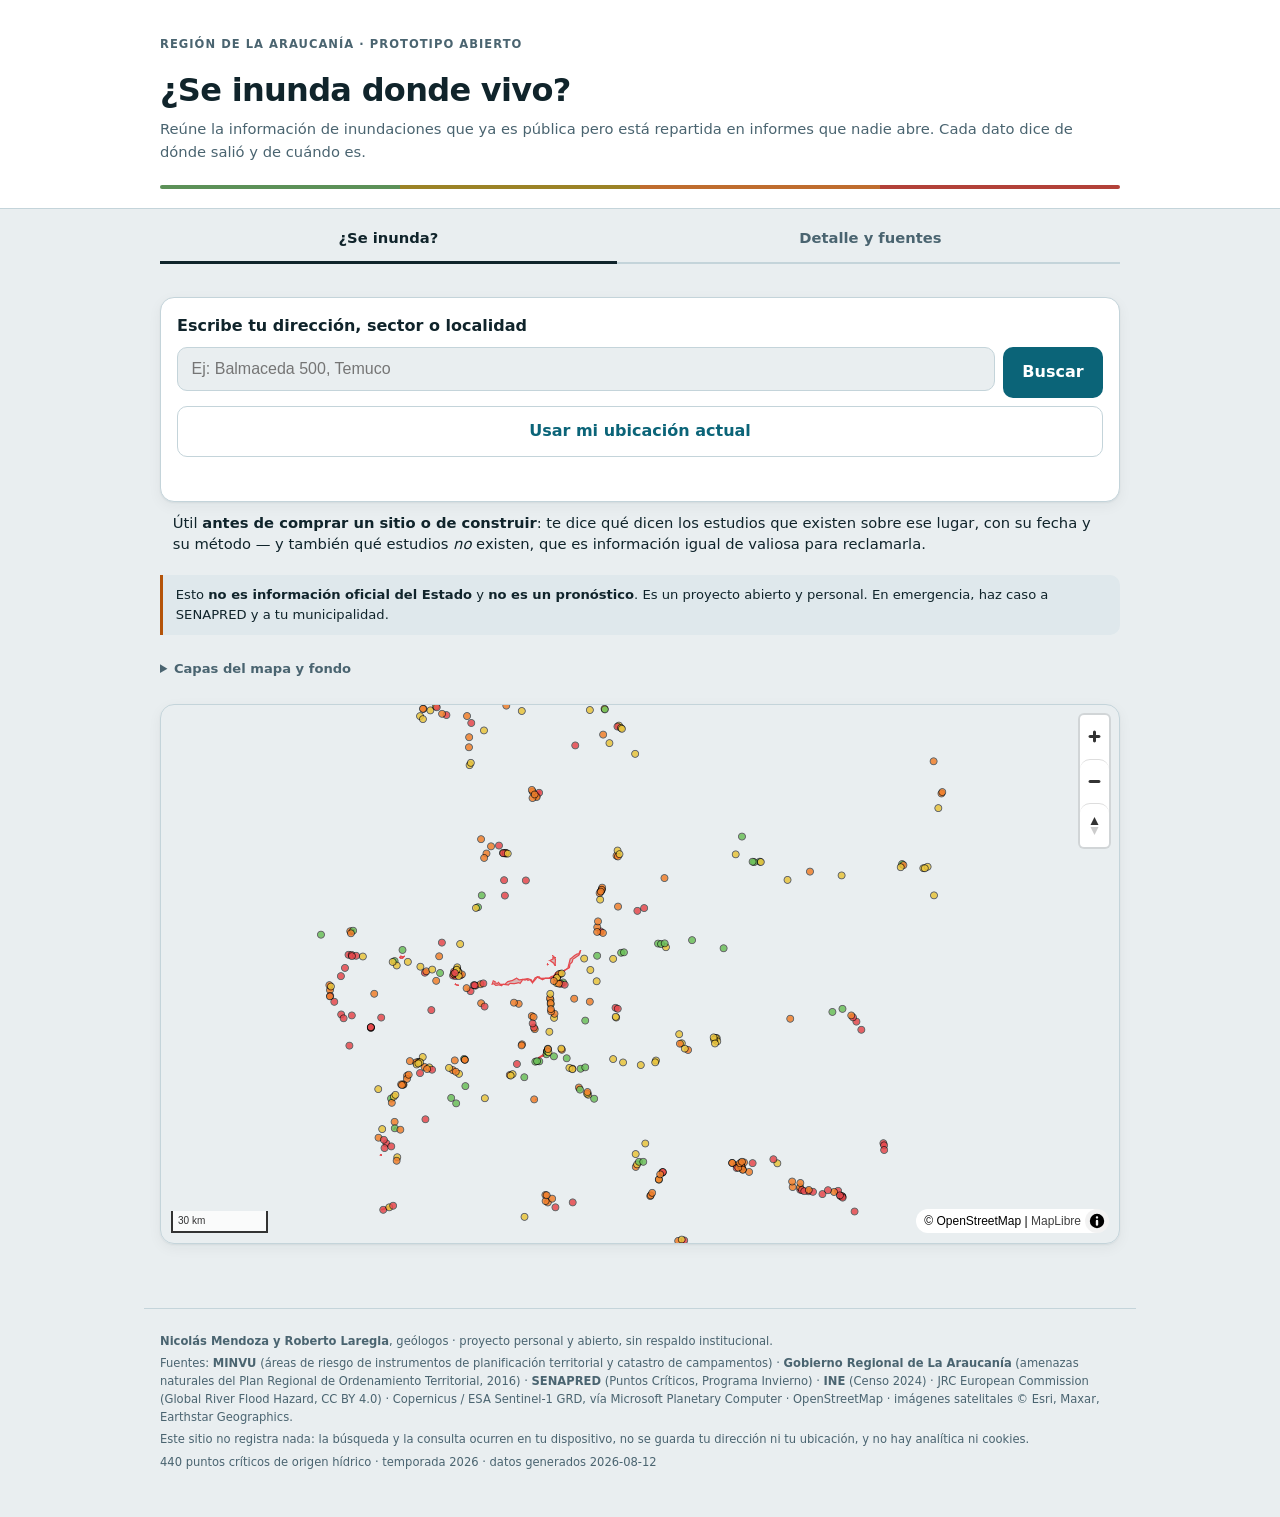
<file: web/index.html>
<!doctype html>
<html lang="es">
<head>
<meta charset="utf-8">
<meta name="viewport" content="width=device-width, initial-scale=1, viewport-fit=cover">
<title>¿Se inunda donde vivo? — La Araucanía</title>
<meta name="description" content="Consulta si tu sector tiene registro de inundaciones en La Araucanía. Datos oficiales de SENAPRED y modelos abiertos.">
<meta name="theme-color" content="#0f2830">
<link rel="manifest" href="manifest.json">
<link rel="stylesheet" href="vendor/maplibre-gl.css">
<link rel="stylesheet" href="style.css">
</head>
<body>

<header class="cabecera">
  <div class="cabecera-interior">
    <p class="eyebrow">Región de La Araucanía · prototipo abierto</p>
    <h1>¿Se inunda donde vivo?</h1>
    <p class="sub">Reúne la información de inundaciones que ya es pública pero está
       repartida en informes que nadie abre. Cada dato dice de dónde salió y de
       cuándo es.</p>
    <div class="linea-agua" aria-hidden="true"></div>
  </div>
</header>

<main>
  <!-- Dos pestañas, y la razón es de comunicación, no de espacio.
       Quien llega quiere una respuesta, no un expediente: la primera pestaña
       contesta y nada más. Pero la respuesta corta sola sería una autoridad sin
       respaldo, y este proyecto se sostiene justamente en mostrar de dónde sale
       cada cosa — por eso la evidencia completa no se elimina, se mueve a la
       segunda pestaña, entera y a un toque de distancia. -->
  <div class="pestanas" role="tablist" aria-label="Secciones del visor">
    <button class="pestana" role="tab" id="tab-respuesta"
            aria-controls="panel-respuesta" aria-selected="true">¿Se inunda?</button>
    <button class="pestana" role="tab" id="tab-detalle"
            aria-controls="panel-detalle" aria-selected="false" tabindex="-1">
      Detalle y fuentes</button>
  </div>

<section id="panel-respuesta" role="tabpanel" aria-labelledby="tab-respuesta"
         tabindex="0">

  <section class="buscador" id="buscador">
    <label for="q">Escribe tu dirección, sector o localidad</label>
    <div class="fila">
      <div class="campo-sugerencias">
        <input id="q" type="search" autocomplete="off" enterkeyhint="search"
               placeholder="Ej: Balmaceda 500, Temuco"
               role="combobox" aria-expanded="false" aria-autocomplete="list"
               aria-controls="sugerencias">
        <ul id="sugerencias" class="sugerencias oculto" role="listbox"
            aria-label="Sugerencias"></ul>
      </div>
      <button id="btn-buscar" type="button">Buscar</button>
    </div>
    <button id="btn-ubicacion" class="secundario" type="button">
      Usar mi ubicación actual
    </button>
    <p class="estado" id="estado" role="status" aria-live="polite"></p>
  </section>

  <!-- El descargo va acá, visible siempre y antes de la primera consulta. Al
       final de la página llegaba tarde: quien busca su dirección lee el
       veredicto y se va. -->
  <!-- El uso principal de esto no es la emergencia sino la decisión previa:
       antes de comprar un sitio, antes de construir, antes de firmar. Durante
       una inundación la gente ya no puede actuar sobre esa información. -->
  <p class="para-que">Útil <strong>antes de comprar un sitio o de
     construir</strong>: te dice qué dicen los estudios que existen sobre ese
     lugar, con su fecha y su método — y también qué estudios <em>no</em>
     existen, que es información igual de valiosa para reclamarla.</p>

  <p class="descargo-fijo">Esto <strong>no es información oficial del Estado</strong>
     y <strong>no es un pronóstico</strong>. Es un proyecto abierto y personal.
     En emergencia, haz caso a SENAPRED y a tu municipalidad.</p>

  <section class="respuesta oculto" id="respuesta" tabindex="-1"></section>

  <!-- Los controles de capas van ARRIBA del mapa, no flotando encima.
       Flotando chocaban con los controles propios de MapLibre (la barra de
       escala, que va abajo a la izquierda con z-index 2) y tapaban las últimas
       casillas: eran invisibles y no se dejaban tocar. Además, en un celular una
       leyenda flotante se come media pantalla de mapa. -->
  <details class="capas-plegable">
  <summary>Capas del mapa y fondo</summary>
  <section class="capas" aria-label="Capas del mapa">
    <p class="capas-titulo" id="base-titulo">Mapa base</p>
    <!-- El satelital no es decoración: sobre la imagen se ve si la mancha cae
         encima de casas o de un potrero, que es lo que la gente quiere saber. -->
    <div class="capas-fila" role="radiogroup" aria-labelledby="base-titulo">
      <label class="chip"><input type="radio" name="base" id="base-calles" checked>
        Calles</label>
      <label class="chip"><input type="radio" name="base" id="base-satelite">
        Satélite, color real</label>
    </div>

    <p class="capas-titulo">Capas del mapa</p>
    <!-- Las capas van AGRUPADAS por lo que son, no en una lista plana.
         Una lista de siete casillas obliga a saber de antemano qué es cada cosa;
         agrupadas, el grupo mismo explica el peso de lo que enciendes. Y cada
         capa lleva su peso legal escrito, porque es la diferencia que más
         consecuencias tiene y la que nadie adivina. -->
    <div class="grupo-capas">
      <p class="grupo-titulo">⚖️ Lo que dice la norma
        <span class="grupo-nota">tiene consecuencias legales sobre tu terreno</span></p>
      <div class="capas-fila">
        <label class="chip"><input type="checkbox" id="cap-areas" checked>
          <span class="muestra m-areas"></span> Área de riesgo del Plan Regulador
          <span class="sello sello-vigente">vigente</span></label>
        <label class="chip"><input type="checkbox" id="cap-derivadas">
          <span class="muestra m-derivadas"></span> Láminas que vectorizamos
          <span class="sello sello-derivado">derivado</span></label>
        <label class="chip"><input type="checkbox" id="cap-planos">
          <span class="muestra m-planos"></span> Planos del Plan Regulador
          <span class="sello sello-anteproyecto">anteproyecto</span></label>
      </div>
      <p class="capas-nota">Un <strong>anteproyecto</strong> es la propuesta que está
         en tramitación: puede cambiar y todavía no obliga a nadie. Sólo el
         instrumento <strong>vigente</strong> rige hoy sobre el territorio.
         <strong>Derivado</strong> significa que el organismo publicó esa
         cartografía sólo como figura impresa y la geometría la construimos
         nosotros: el contenido es suyo, la ubicación es nuestra, y por eso va
         achurada y no rellena.</p>
    </div>

    <div class="grupo-capas">
      <p class="grupo-titulo">🛰️ Lo que se midió
        <span class="grupo-nota">agua real, con fecha</span></p>
      <div class="capas-fila">
        <label class="chip"><input type="checkbox" id="cap-sar">
          <span class="muestra m-sar"></span> Huella observada por satélite</label>
      </div>
    </div>

    <div class="grupo-capas">
      <p class="grupo-titulo">📐 Lo que modeló un estudio
        <span class="grupo-nota">escenarios, no pronósticos</span></p>
      <div class="capas-fila">
        <label class="chip"><input type="checkbox" id="cap-gore">
          <span class="muestra m-gore"></span> Modelo regional (~35 m)</label>
        <label class="chip"><input type="checkbox" id="cap-jrc">
          <span class="muestra m-jrc"></span> Modelo global 100 años (~1 km)</label>
      </div>
    </div>

    <div class="grupo-capas">
      <p class="grupo-titulo">📍 Lo que reportó el municipio
        <span class="grupo-nota">dónde ya hubo problemas</span></p>
      <div class="capas-fila">
        <label class="chip"><input type="checkbox" id="cap-puntos" checked>
          <span class="muestra m-puntos"></span> Puntos críticos SENAPRED</label>
        <label class="chip"><input type="checkbox" id="cap-camp">
          <span class="muestra m-camp"></span> Campamentos en área de riesgo</label>
      </div>
    </div>

    <div class="capas-acciones">
      <button type="button" class="secundario" id="btn-capas-todas">Encender todo</button>
      <button type="button" class="secundario" id="btn-capas-ninguna">Apagar todo</button>
    </div>

    <!-- La fecha del evento observado NO va escrita acá: la escribe app.js
         leyéndola del índice del propio dato (`notaSar`), para que no pueda
         quedar desincronizada del archivo que se está mostrando. -->
    <p class="capas-nota nota-sar" id="nota-sar"></p>
    <p class="capas-nota nota-planos">Al activar los planos aparecen recuadros punteados
       sobre las comunas que tienen uno. Toca un recuadro para verlo sobre el mapa.</p>
  </section>

  </details>

  <section class="mapa-envoltorio">
    <div id="mapa" role="region" aria-label="Mapa de exposición a inundaciones"></div>
  </section>

</section><!-- /panel-respuesta -->

<section id="panel-detalle" role="tabpanel" aria-labelledby="tab-detalle"
         tabindex="0" hidden>

  <!-- La evidencia completa de la última consulta. La escribe app.js; mientras
       no haya consulta explica para qué sirve la pestaña. -->
  <section class="respuesta" id="detalle-ficha" tabindex="-1">
    <p class="nota">Busca tu dirección en la pestaña <strong>«¿Se inunda?»</strong>
       y acá va a aparecer todo lo que dice cada fuente sobre ese punto: qué
       declaró el plan regulador, qué midió el satélite, qué modeló cada estudio
       y qué registró el municipio — cada uno con su año y su método.</p>
  </section>

  <div class="acciones" id="acciones-detalle">
    <button type="button" class="secundario" id="btn-imprimir">
      Imprimir o guardar como PDF</button>
  </div>
  <p class="incert">El PDF sirve para llevarlo a la Dirección de Obras de tu
     municipalidad, adjuntarlo a un reclamo o mostrárselo a quien te vende el
     terreno: lleva las fuentes, las fechas y los márgenes de error.</p>

  <!-- Las cifras se calculan de los datos cargados, no van escritas a mano:
       si el pipeline cambia, la portada no puede quedar mintiendo. -->
  <section class="cifras" id="cifras" aria-label="Qué contiene este visor"></section>

  <!-- Inventario: qué tenemos, de cuántas comunas y con qué peso legal. Sale de
       data/inventario.json (script 22), que cuenta cada capa por separado. -->
  <section class="inventario oculto" id="inventario" aria-labelledby="inventario-titulo">
    <h2 id="inventario-titulo">Qué tenemos, y con qué peso</h2>
    <div id="inventario-cuerpo"></div>
  </section>

  <a class="enlace-catalogo" href="documentos.html">
    <strong>¿Dónde está el mapa de riesgo de mi comuna? →</strong>
    <span>Índice de los documentos oficiales de planificación de La Araucanía, con
    la página exacta donde está la cartografía de inundación.</span>
  </a>

  <section class="comunas">
    <h2>Comunas con más registros de inundación</h2>
    <p class="nota">Ordenadas por cantidad de puntos críticos de origen hídrico
       clasificados de riesgo Alto o Muy Alto por SENAPRED.</p>
    <div id="tabla-comunas"></div>
  </section>

  <section class="advertencia" id="como-leer">
    <h2>Cómo leer un mapa de inundación</h2>
    <p><strong>Ninguno de estos mapas predice la próxima inundación.</strong> Ni
       el mejor hecho de todos. Dicen otra cosa, que es igual de útil: hasta
       dónde llegó el agua en un evento que alguien midió, o hasta dónde llegaría
       bajo el escenario que un estudio decidió modelar. Un mapa de amenaza no es
       un pronóstico: es la conclusión de un estudio, con su fecha y su método.</p>

    <p><strong>Están hechos con métodos distintos y no son comparables entre
       sí.</strong> Varios vienen de un <em>estudio fundado de riesgo</em>: el que
       la Ordenanza General exige, firmado por un profesional especialista, para
       poder declarar un área de riesgo en un plan regulador. Otros son
       aproximaciones de un modelo global que nunca miró tu comuna. Por eso cada
       capa lleva pegado de dónde viene, de qué año es y cuánto se equivoca — para
       que sepas cuál estás mirando antes de decidir nada.</p>

    <p><strong>Mira la mancha, no su borde.</strong> El borde es donde un estudio
       decidió cortar. Un metro para adentro y un metro para afuera el terreno es
       el mismo, y esa diferencia suele ser más chica que el error del propio
       mapa. Que tu casa quede justo afuera no es una buena noticia.</p>

    <p><strong>Un mapa envejece.</strong> El río cambia de curso, se construye
       aguas arriba, la ciudad crece sobre el paño que antes drenaba. Un estudio
       de 2013 describe la comuna de 2013, aunque el plan que lo contiene se haya
       aprobado mucho después.</p>

    <p>Nada de esto los vuelve inútiles. Al revés: es lo mejor que existe, y
       mientras estuvo repartido en PDF que nadie abre no le servía a nadie. Sólo
       hay que leerlo por lo que es.</p>
  </section>

  <section class="advertencia">
    <h2>Qué es y qué no es esto</h2>
    <p><strong>Esto no es información oficial del Estado.</strong> Es un proyecto
       abierto que reúne y hace consultable información pública que hoy está
       dispersa. No reemplaza al Plan Regulador de tu comuna, ni a un estudio de
       riesgo, ni a las instrucciones de SENAPRED durante una emergencia.</p>
    <p>Cada dato que se muestra dice de dónde viene y cuánto se equivoca. Si un
       dato no puede declarar su origen, no se publica.</p>
    <p><strong>Que no aparezcan registros en tu sector no significa que no se
       inunde.</strong> Significa que nadie lo ha registrado en las fuentes que
       este sitio consulta.</p>
    <p>En emergencia, la fuente válida es
       <a href="https://senapred.cl" rel="noopener">SENAPRED</a> y tu municipio.</p>

    <h3>Quiénes lo hacemos</h3>
    <p><strong>Nicolás Mendoza y Roberto Laregla</strong>, geólogos. Lo hacemos a
       título personal, fuera del horario de trabajo y con medios propios.
       <strong>Ninguna institución respalda este sitio</strong>, y no
       representamos a ninguno de los organismos cuyos datos aquí se reúnen.</p>

    <h3>Qué esperamos que pase con esto</h3>
    <!-- Va en el sitio a propósito, no sólo en la documentación. Desarma de
         entrada la lectura de «un particular compitiendo con el Estado», que es
         el principal riesgo del proyecto, y convierte cada visita en un
         argumento a favor de la política pública en vez de en un reemplazo de
         ella. Ver docs/DIFUSION.md §0b. -->
    <p>Que deje de hacer falta. Chile no tiene un mapa nacional de inundaciones,
       y armar esto con datos públicos nos tomó a dos personas sin presupuesto:
       la prueba de que se puede hacer, y de que debería hacerlo bien quien
       corresponde — la <strong>DGA</strong> para la amenaza, el
       <strong>MINVU</strong> para el instrumento, <strong>SENAPRED</strong> para
       la alerta.</p>
    <p><strong>El día que exista un visor oficial de inundaciones y este sitio se
       pueda apagar, habremos ganado.</strong></p>
  </section>
</section><!-- /panel-detalle -->
</main>

<footer>
  <p><strong>Nicolás Mendoza y Roberto Laregla</strong>, geólogos · proyecto
     personal y abierto, sin respaldo institucional.</p>
  <!-- Toda fuente cuyo dato se publique tiene que estar acá. Faltaban MINVU
       —que aporta la única capa con efecto legal— y el Gobierno Regional, que
       aporta la capa más grande del visor. Omitirlas contradecía la regla del
       propio sitio: si un dato no puede declarar su origen, no se publica. -->
  <p>Fuentes: <strong>MINVU</strong> (áreas de riesgo de instrumentos de
     planificación territorial y catastro de campamentos) ·
     <strong>Gobierno Regional de La Araucanía</strong> (amenazas naturales del
     Plan Regional de Ordenamiento Territorial, 2016) ·
     <strong>SENAPRED</strong> (Puntos Críticos, Programa Invierno) ·
     <strong>INE</strong> (Censo 2024) ·
     JRC European Commission (Global River Flood Hazard, CC BY 4.0) ·
     Copernicus / ESA Sentinel-1 GRD, vía Microsoft Planetary Computer ·
     OpenStreetMap · imágenes satelitales © Esri, Maxar, Earthstar Geographics.</p>
  <p>Este sitio no registra nada: la búsqueda y la consulta ocurren en tu
     dispositivo, no se guarda tu dirección ni tu ubicación, y no hay analítica
     ni cookies.</p>
  <p id="sello-datos"></p>
</footer>

<script src="vendor/maplibre-gl.js"></script>
<script src="app.js"></script>
</body>
</html>
</file>
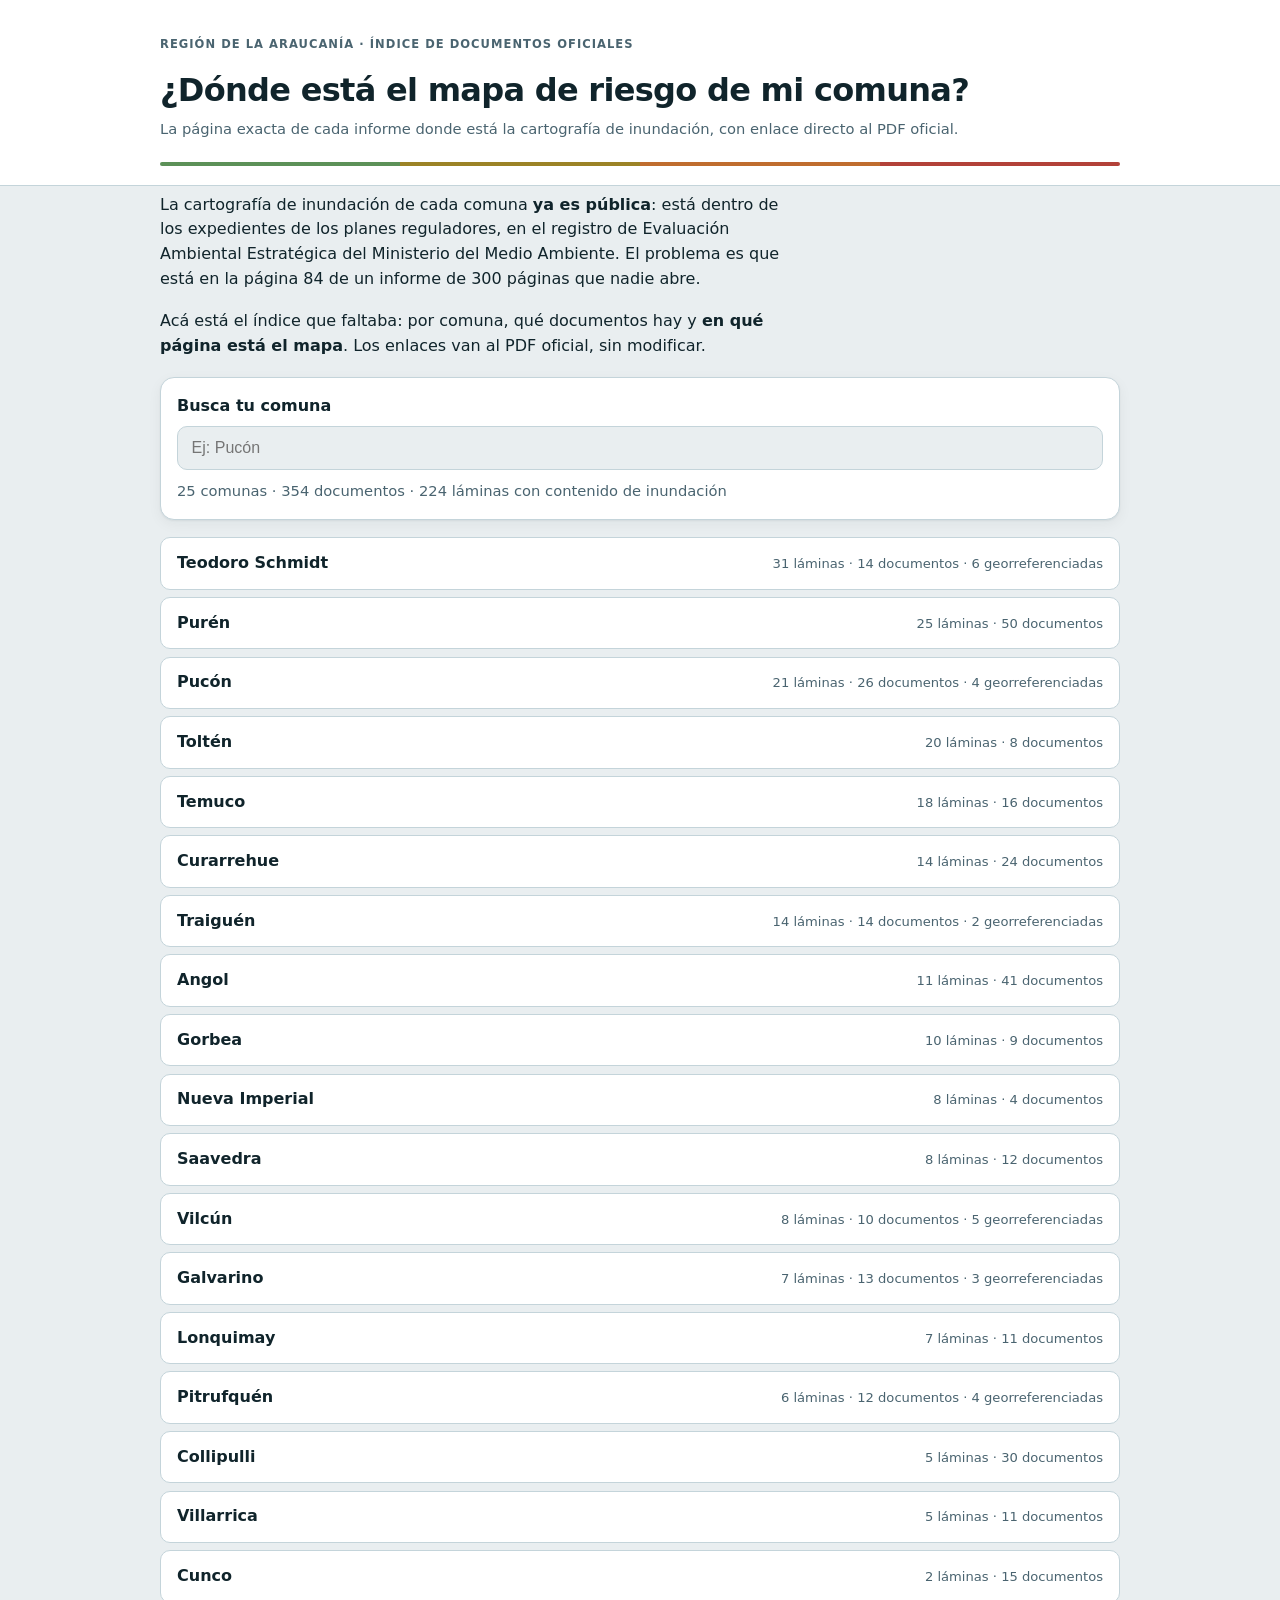
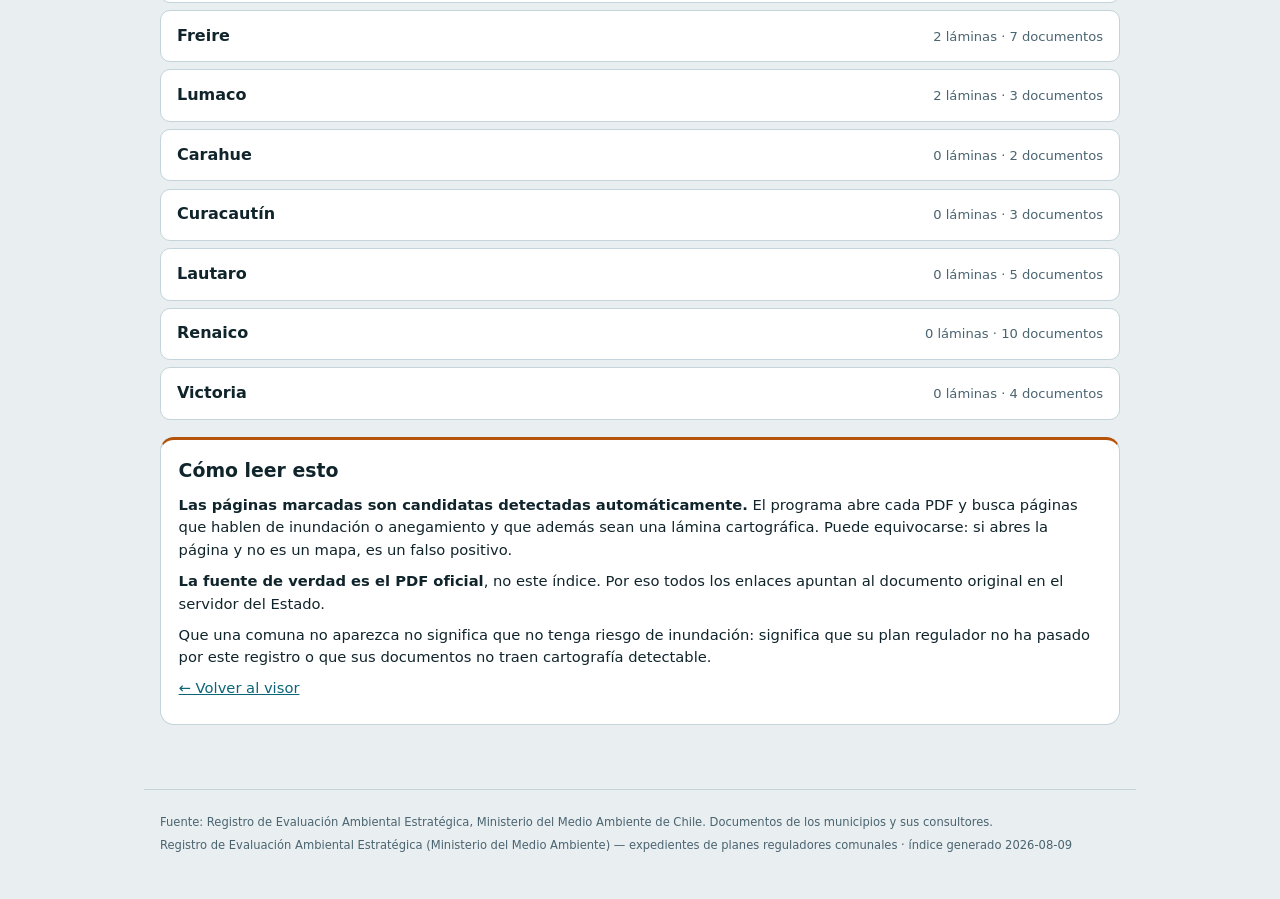
<file: web/documentos.html>
<!doctype html>
<html lang="es">
<head>
<meta charset="utf-8">
<meta name="viewport" content="width=device-width, initial-scale=1, viewport-fit=cover">
<title>Dónde está el mapa de riesgo de tu comuna — La Araucanía</title>
<meta name="description" content="Índice de los documentos oficiales de planificación territorial de La Araucanía, con la página exacta donde está la cartografía de inundación.">
<meta name="theme-color" content="#0f2830">
<link rel="manifest" href="manifest.json">
<link rel="stylesheet" href="style.css">
</head>
<body>

<header class="cabecera">
  <div class="cabecera-interior">
    <p class="eyebrow">Región de La Araucanía · índice de documentos oficiales</p>
    <h1>¿Dónde está el mapa de riesgo de mi comuna?</h1>
    <p class="sub">La página exacta de cada informe donde está la cartografía de
       inundación, con enlace directo al PDF oficial.</p>
    <div class="linea-agua" aria-hidden="true"></div>
  </div>
</header>

<main>
  <p class="intro">
    La cartografía de inundación de cada comuna <strong>ya es pública</strong>: está
    dentro de los expedientes de los planes reguladores, en el registro de
    Evaluación Ambiental Estratégica del Ministerio del Medio Ambiente. El problema
    es que está en la página 84 de un informe de 300 páginas que nadie abre.
  </p>
  <p class="intro">
    Acá está el índice que faltaba: por comuna, qué documentos hay y
    <strong>en qué página está el mapa</strong>. Los enlaces van al PDF oficial,
    sin modificar.
  </p>

  <section class="buscador">
    <label for="q">Busca tu comuna</label>
    <div class="fila">
      <input id="q" type="search" autocomplete="off" placeholder="Ej: Pucón">
    </div>
    <p class="estado" id="resumen" role="status" aria-live="polite"></p>
  </section>

  <div id="lista"></div>

  <section class="advertencia">
    <h2>Cómo leer esto</h2>
    <p><strong>Las páginas marcadas son candidatas detectadas automáticamente.</strong>
       El programa abre cada PDF y busca páginas que hablen de inundación o
       anegamiento y que además sean una lámina cartográfica. Puede equivocarse:
       si abres la página y no es un mapa, es un falso positivo.</p>
    <p><strong>La fuente de verdad es el PDF oficial</strong>, no este índice. Por eso
       todos los enlaces apuntan al documento original en el servidor del Estado.</p>
    <p>Que una comuna no aparezca no significa que no tenga riesgo de inundación:
       significa que su plan regulador no ha pasado por este registro o que sus
       documentos no traen cartografía detectable.</p>
    <p><a href="./">← Volver al visor</a></p>
  </section>
</main>

<footer>
  <p>Fuente: Registro de Evaluación Ambiental Estratégica, Ministerio del Medio
     Ambiente de Chile. Documentos de los municipios y sus consultores.</p>
  <p id="sello-datos"></p>
</footer>

<script src="catalogo.js"></script>
</body>
</html>
</file>
<file: web/vendor/maplibre-gl.css>
.maplibregl-map{font:12px/20px Helvetica Neue,Arial,Helvetica,sans-serif;overflow:hidden;position:relative;-webkit-tap-highlight-color:rgb(0 0 0/0)}.maplibregl-canvas{left:0;position:absolute;top:0}.maplibregl-map:fullscreen{height:100%;width:100%}.maplibregl-ctrl-group button.maplibregl-ctrl-compass{touch-action:none}.maplibregl-canvas-container.maplibregl-interactive,.maplibregl-ctrl-group button.maplibregl-ctrl-compass{cursor:grab;-webkit-user-select:none;-moz-user-select:none;user-select:none}.maplibregl-canvas-container.maplibregl-interactive.maplibregl-track-pointer{cursor:pointer}.maplibregl-canvas-container.maplibregl-interactive:active,.maplibregl-ctrl-group button.maplibregl-ctrl-compass:active{cursor:grabbing}.maplibregl-canvas-container.maplibregl-touch-zoom-rotate,.maplibregl-canvas-container.maplibregl-touch-zoom-rotate .maplibregl-canvas{touch-action:pan-x pan-y}.maplibregl-canvas-container.maplibregl-touch-drag-pan,.maplibregl-canvas-container.maplibregl-touch-drag-pan .maplibregl-canvas{touch-action:pinch-zoom}.maplibregl-canvas-container.maplibregl-touch-zoom-rotate.maplibregl-touch-drag-pan,.maplibregl-canvas-container.maplibregl-touch-zoom-rotate.maplibregl-touch-drag-pan .maplibregl-canvas{touch-action:none}.maplibregl-canvas-container.maplibregl-touch-drag-pan.maplibregl-cooperative-gestures,.maplibregl-canvas-container.maplibregl-touch-drag-pan.maplibregl-cooperative-gestures .maplibregl-canvas{touch-action:pan-x pan-y}.maplibregl-ctrl-bottom-left,.maplibregl-ctrl-bottom-right,.maplibregl-ctrl-top-left,.maplibregl-ctrl-top-right{pointer-events:none;position:absolute;z-index:2}.maplibregl-ctrl-top-left{left:0;top:0}.maplibregl-ctrl-top-right{right:0;top:0}.maplibregl-ctrl-bottom-left{bottom:0;left:0}.maplibregl-ctrl-bottom-right{bottom:0;right:0}.maplibregl-ctrl{clear:both;pointer-events:auto;transform:translate(0)}.maplibregl-ctrl-top-left .maplibregl-ctrl{float:left;margin:10px 0 0 10px}.maplibregl-ctrl-top-right .maplibregl-ctrl{float:right;margin:10px 10px 0 0}.maplibregl-ctrl-bottom-left .maplibregl-ctrl{float:left;margin:0 0 10px 10px}.maplibregl-ctrl-bottom-right .maplibregl-ctrl{float:right;margin:0 10px 10px 0}.maplibregl-ctrl-group{background:#fff;border-radius:4px}.maplibregl-ctrl-group:not(:empty){box-shadow:0 0 0 2px rgba(0,0,0,.1)}@media (forced-colors:active){.maplibregl-ctrl-group:not(:empty){box-shadow:0 0 0 2px ButtonText}}.maplibregl-ctrl-group button{background-color:transparent;border:0;box-sizing:border-box;cursor:pointer;display:block;height:29px;outline:none;padding:0;width:29px}.maplibregl-ctrl-group button+button{border-top:1px solid #ddd}.maplibregl-ctrl button .maplibregl-ctrl-icon{background-position:50%;background-repeat:no-repeat;display:block;height:100%;width:100%}@media (forced-colors:active){.maplibregl-ctrl-icon{background-color:transparent}.maplibregl-ctrl-group button+button{border-top:1px solid ButtonText}}.maplibregl-ctrl button::-moz-focus-inner{border:0;padding:0}.maplibregl-ctrl-attrib-button:focus,.maplibregl-ctrl-group button:focus{box-shadow:0 0 2px 2px #0096ff}.maplibregl-ctrl button:disabled{cursor:not-allowed}.maplibregl-ctrl button:disabled .maplibregl-ctrl-icon{opacity:.25}.maplibregl-ctrl button:not(:disabled):hover{background-color:rgb(0 0 0/5%)}.maplibregl-ctrl-group button:focus:focus-visible{box-shadow:0 0 2px 2px #0096ff}.maplibregl-ctrl-group button:focus:not(:focus-visible){box-shadow:none}.maplibregl-ctrl-group button:focus:first-child{border-radius:4px 4px 0 0}.maplibregl-ctrl-group button:focus:last-child{border-radius:0 0 4px 4px}.maplibregl-ctrl-group button:focus:only-child{border-radius:inherit}.maplibregl-ctrl button.maplibregl-ctrl-zoom-out .maplibregl-ctrl-icon{background-image:url("data:image/svg+xml;charset=utf-8,%3Csvg xmlns='http://www.w3.org/2000/svg' width='29' height='29' fill='%23333' viewBox='0 0 29 29'%3E%3Cpath d='M10 13c-.75 0-1.5.75-1.5 1.5S9.25 16 10 16h9c.75 0 1.5-.75 1.5-1.5S19.75 13 19 13z'/%3E%3C/svg%3E")}.maplibregl-ctrl button.maplibregl-ctrl-zoom-in .maplibregl-ctrl-icon{background-image:url("data:image/svg+xml;charset=utf-8,%3Csvg xmlns='http://www.w3.org/2000/svg' width='29' height='29' fill='%23333' viewBox='0 0 29 29'%3E%3Cpath d='M14.5 8.5c-.75 0-1.5.75-1.5 1.5v3h-3c-.75 0-1.5.75-1.5 1.5S9.25 16 10 16h3v3c0 .75.75 1.5 1.5 1.5S16 19.75 16 19v-3h3c.75 0 1.5-.75 1.5-1.5S19.75 13 19 13h-3v-3c0-.75-.75-1.5-1.5-1.5'/%3E%3C/svg%3E")}@media (forced-colors:active){.maplibregl-ctrl button.maplibregl-ctrl-zoom-out .maplibregl-ctrl-icon{background-image:url("data:image/svg+xml;charset=utf-8,%3Csvg xmlns='http://www.w3.org/2000/svg' width='29' height='29' fill='%23fff' viewBox='0 0 29 29'%3E%3Cpath d='M10 13c-.75 0-1.5.75-1.5 1.5S9.25 16 10 16h9c.75 0 1.5-.75 1.5-1.5S19.75 13 19 13z'/%3E%3C/svg%3E")}.maplibregl-ctrl button.maplibregl-ctrl-zoom-in .maplibregl-ctrl-icon{background-image:url("data:image/svg+xml;charset=utf-8,%3Csvg xmlns='http://www.w3.org/2000/svg' width='29' height='29' fill='%23fff' viewBox='0 0 29 29'%3E%3Cpath d='M14.5 8.5c-.75 0-1.5.75-1.5 1.5v3h-3c-.75 0-1.5.75-1.5 1.5S9.25 16 10 16h3v3c0 .75.75 1.5 1.5 1.5S16 19.75 16 19v-3h3c.75 0 1.5-.75 1.5-1.5S19.75 13 19 13h-3v-3c0-.75-.75-1.5-1.5-1.5'/%3E%3C/svg%3E")}}@media (forced-colors:active) and (prefers-color-scheme:light){.maplibregl-ctrl button.maplibregl-ctrl-zoom-out .maplibregl-ctrl-icon{background-image:url("data:image/svg+xml;charset=utf-8,%3Csvg xmlns='http://www.w3.org/2000/svg' width='29' height='29' viewBox='0 0 29 29'%3E%3Cpath d='M10 13c-.75 0-1.5.75-1.5 1.5S9.25 16 10 16h9c.75 0 1.5-.75 1.5-1.5S19.75 13 19 13z'/%3E%3C/svg%3E")}.maplibregl-ctrl button.maplibregl-ctrl-zoom-in .maplibregl-ctrl-icon{background-image:url("data:image/svg+xml;charset=utf-8,%3Csvg xmlns='http://www.w3.org/2000/svg' width='29' height='29' viewBox='0 0 29 29'%3E%3Cpath d='M14.5 8.5c-.75 0-1.5.75-1.5 1.5v3h-3c-.75 0-1.5.75-1.5 1.5S9.25 16 10 16h3v3c0 .75.75 1.5 1.5 1.5S16 19.75 16 19v-3h3c.75 0 1.5-.75 1.5-1.5S19.75 13 19 13h-3v-3c0-.75-.75-1.5-1.5-1.5'/%3E%3C/svg%3E")}}.maplibregl-ctrl button.maplibregl-ctrl-fullscreen .maplibregl-ctrl-icon{background-image:url("data:image/svg+xml;charset=utf-8,%3Csvg xmlns='http://www.w3.org/2000/svg' width='29' height='29' fill='%23333' viewBox='0 0 29 29'%3E%3Cpath d='M24 16v5.5c0 1.75-.75 2.5-2.5 2.5H16v-1l3-1.5-4-5.5 1-1 5.5 4 1.5-3zM6 16l1.5 3 5.5-4 1 1-4 5.5 3 1.5v1H7.5C5.75 24 5 23.25 5 21.5V16zm7-11v1l-3 1.5 4 5.5-1 1-5.5-4L6 13H5V7.5C5 5.75 5.75 5 7.5 5zm11 2.5c0-1.75-.75-2.5-2.5-2.5H16v1l3 1.5-4 5.5 1 1 5.5-4 1.5 3h1z'/%3E%3C/svg%3E")}.maplibregl-ctrl button.maplibregl-ctrl-shrink .maplibregl-ctrl-icon{background-image:url("data:image/svg+xml;charset=utf-8,%3Csvg xmlns='http://www.w3.org/2000/svg' width='29' height='29' viewBox='0 0 29 29'%3E%3Cpath d='M18.5 16c-1.75 0-2.5.75-2.5 2.5V24h1l1.5-3 5.5 4 1-1-4-5.5 3-1.5v-1zM13 18.5c0-1.75-.75-2.5-2.5-2.5H5v1l3 1.5L4 24l1 1 5.5-4 1.5 3h1zm3-8c0 1.75.75 2.5 2.5 2.5H24v-1l-3-1.5L25 5l-1-1-5.5 4L17 5h-1zM10.5 13c1.75 0 2.5-.75 2.5-2.5V5h-1l-1.5 3L5 4 4 5l4 5.5L5 12v1z'/%3E%3C/svg%3E")}@media (forced-colors:active){.maplibregl-ctrl button.maplibregl-ctrl-fullscreen .maplibregl-ctrl-icon{background-image:url("data:image/svg+xml;charset=utf-8,%3Csvg xmlns='http://www.w3.org/2000/svg' width='29' height='29' fill='%23fff' viewBox='0 0 29 29'%3E%3Cpath d='M24 16v5.5c0 1.75-.75 2.5-2.5 2.5H16v-1l3-1.5-4-5.5 1-1 5.5 4 1.5-3zM6 16l1.5 3 5.5-4 1 1-4 5.5 3 1.5v1H7.5C5.75 24 5 23.25 5 21.5V16zm7-11v1l-3 1.5 4 5.5-1 1-5.5-4L6 13H5V7.5C5 5.75 5.75 5 7.5 5zm11 2.5c0-1.75-.75-2.5-2.5-2.5H16v1l3 1.5-4 5.5 1 1 5.5-4 1.5 3h1z'/%3E%3C/svg%3E")}.maplibregl-ctrl button.maplibregl-ctrl-shrink .maplibregl-ctrl-icon{background-image:url("data:image/svg+xml;charset=utf-8,%3Csvg xmlns='http://www.w3.org/2000/svg' width='29' height='29' fill='%23fff' viewBox='0 0 29 29'%3E%3Cpath d='M18.5 16c-1.75 0-2.5.75-2.5 2.5V24h1l1.5-3 5.5 4 1-1-4-5.5 3-1.5v-1zM13 18.5c0-1.75-.75-2.5-2.5-2.5H5v1l3 1.5L4 24l1 1 5.5-4 1.5 3h1zm3-8c0 1.75.75 2.5 2.5 2.5H24v-1l-3-1.5L25 5l-1-1-5.5 4L17 5h-1zM10.5 13c1.75 0 2.5-.75 2.5-2.5V5h-1l-1.5 3L5 4 4 5l4 5.5L5 12v1z'/%3E%3C/svg%3E")}}@media (forced-colors:active) and (prefers-color-scheme:light){.maplibregl-ctrl button.maplibregl-ctrl-fullscreen .maplibregl-ctrl-icon{background-image:url("data:image/svg+xml;charset=utf-8,%3Csvg xmlns='http://www.w3.org/2000/svg' width='29' height='29' viewBox='0 0 29 29'%3E%3Cpath d='M24 16v5.5c0 1.75-.75 2.5-2.5 2.5H16v-1l3-1.5-4-5.5 1-1 5.5 4 1.5-3zM6 16l1.5 3 5.5-4 1 1-4 5.5 3 1.5v1H7.5C5.75 24 5 23.25 5 21.5V16zm7-11v1l-3 1.5 4 5.5-1 1-5.5-4L6 13H5V7.5C5 5.75 5.75 5 7.5 5zm11 2.5c0-1.75-.75-2.5-2.5-2.5H16v1l3 1.5-4 5.5 1 1 5.5-4 1.5 3h1z'/%3E%3C/svg%3E")}.maplibregl-ctrl button.maplibregl-ctrl-shrink .maplibregl-ctrl-icon{background-image:url("data:image/svg+xml;charset=utf-8,%3Csvg xmlns='http://www.w3.org/2000/svg' width='29' height='29' viewBox='0 0 29 29'%3E%3Cpath d='M18.5 16c-1.75 0-2.5.75-2.5 2.5V24h1l1.5-3 5.5 4 1-1-4-5.5 3-1.5v-1zM13 18.5c0-1.75-.75-2.5-2.5-2.5H5v1l3 1.5L4 24l1 1 5.5-4 1.5 3h1zm3-8c0 1.75.75 2.5 2.5 2.5H24v-1l-3-1.5L25 5l-1-1-5.5 4L17 5h-1zM10.5 13c1.75 0 2.5-.75 2.5-2.5V5h-1l-1.5 3L5 4 4 5l4 5.5L5 12v1z'/%3E%3C/svg%3E")}}.maplibregl-ctrl button.maplibregl-ctrl-compass .maplibregl-ctrl-icon{background-image:url("data:image/svg+xml;charset=utf-8,%3Csvg xmlns='http://www.w3.org/2000/svg' width='29' height='29' fill='%23333' viewBox='0 0 29 29'%3E%3Cpath d='m10.5 14 4-8 4 8z'/%3E%3Cpath fill='%23ccc' d='m10.5 16 4 8 4-8z'/%3E%3C/svg%3E")}@media (forced-colors:active){.maplibregl-ctrl button.maplibregl-ctrl-compass .maplibregl-ctrl-icon{background-image:url("data:image/svg+xml;charset=utf-8,%3Csvg xmlns='http://www.w3.org/2000/svg' width='29' height='29' fill='%23fff' viewBox='0 0 29 29'%3E%3Cpath d='m10.5 14 4-8 4 8z'/%3E%3Cpath fill='%23ccc' d='m10.5 16 4 8 4-8z'/%3E%3C/svg%3E")}}@media (forced-colors:active) and (prefers-color-scheme:light){.maplibregl-ctrl button.maplibregl-ctrl-compass .maplibregl-ctrl-icon{background-image:url("data:image/svg+xml;charset=utf-8,%3Csvg xmlns='http://www.w3.org/2000/svg' width='29' height='29' viewBox='0 0 29 29'%3E%3Cpath d='m10.5 14 4-8 4 8z'/%3E%3Cpath fill='%23ccc' d='m10.5 16 4 8 4-8z'/%3E%3C/svg%3E")}}.maplibregl-ctrl button.maplibregl-ctrl-terrain .maplibregl-ctrl-icon{background-image:url("data:image/svg+xml;charset=utf-8,%3Csvg xmlns='http://www.w3.org/2000/svg' width='22' height='22' fill='%23333' viewBox='0 0 22 22'%3E%3Cpath d='m1.754 13.406 4.453-4.851 3.09 3.09 3.281 3.277.969-.969-3.309-3.312 3.844-4.121 6.148 6.886h1.082v-.855l-7.207-8.07-4.84 5.187L6.169 6.57l-5.48 5.965v.871ZM.688 16.844h20.625v1.375H.688Zm0 0'/%3E%3C/svg%3E")}.maplibregl-ctrl button.maplibregl-ctrl-terrain-enabled .maplibregl-ctrl-icon{background-image:url("data:image/svg+xml;charset=utf-8,%3Csvg xmlns='http://www.w3.org/2000/svg' width='22' height='22' fill='%2333b5e5' viewBox='0 0 22 22'%3E%3Cpath d='m1.754 13.406 4.453-4.851 3.09 3.09 3.281 3.277.969-.969-3.309-3.312 3.844-4.121 6.148 6.886h1.082v-.855l-7.207-8.07-4.84 5.187L6.169 6.57l-5.48 5.965v.871ZM.688 16.844h20.625v1.375H.688Zm0 0'/%3E%3C/svg%3E")}.maplibregl-ctrl button.maplibregl-ctrl-geolocate .maplibregl-ctrl-icon{background-image:url("data:image/svg+xml;charset=utf-8,%3Csvg xmlns='http://www.w3.org/2000/svg' width='29' height='29' fill='%23333' viewBox='0 0 20 20'%3E%3Cpath d='M10 4C9 4 9 5 9 5v.1A5 5 0 0 0 5.1 9H5s-1 0-1 1 1 1 1 1h.1A5 5 0 0 0 9 14.9v.1s0 1 1 1 1-1 1-1v-.1a5 5 0 0 0 3.9-3.9h.1s1 0 1-1-1-1-1-1h-.1A5 5 0 0 0 11 5.1V5s0-1-1-1m0 2.5a3.5 3.5 0 1 1 0 7 3.5 3.5 0 1 1 0-7'/%3E%3Ccircle cx='10' cy='10' r='2'/%3E%3C/svg%3E")}.maplibregl-ctrl button.maplibregl-ctrl-geolocate:disabled .maplibregl-ctrl-icon{background-image:url("data:image/svg+xml;charset=utf-8,%3Csvg xmlns='http://www.w3.org/2000/svg' width='29' height='29' fill='%23aaa' viewBox='0 0 20 20'%3E%3Cpath d='M10 4C9 4 9 5 9 5v.1A5 5 0 0 0 5.1 9H5s-1 0-1 1 1 1 1 1h.1A5 5 0 0 0 9 14.9v.1s0 1 1 1 1-1 1-1v-.1a5 5 0 0 0 3.9-3.9h.1s1 0 1-1-1-1-1-1h-.1A5 5 0 0 0 11 5.1V5s0-1-1-1m0 2.5a3.5 3.5 0 1 1 0 7 3.5 3.5 0 1 1 0-7'/%3E%3Ccircle cx='10' cy='10' r='2'/%3E%3Cpath fill='red' d='m14 5 1 1-9 9-1-1z'/%3E%3C/svg%3E")}.maplibregl-ctrl button.maplibregl-ctrl-geolocate.maplibregl-ctrl-geolocate-active .maplibregl-ctrl-icon{background-image:url("data:image/svg+xml;charset=utf-8,%3Csvg xmlns='http://www.w3.org/2000/svg' width='29' height='29' fill='%2333b5e5' viewBox='0 0 20 20'%3E%3Cpath d='M10 4C9 4 9 5 9 5v.1A5 5 0 0 0 5.1 9H5s-1 0-1 1 1 1 1 1h.1A5 5 0 0 0 9 14.9v.1s0 1 1 1 1-1 1-1v-.1a5 5 0 0 0 3.9-3.9h.1s1 0 1-1-1-1-1-1h-.1A5 5 0 0 0 11 5.1V5s0-1-1-1m0 2.5a3.5 3.5 0 1 1 0 7 3.5 3.5 0 1 1 0-7'/%3E%3Ccircle cx='10' cy='10' r='2'/%3E%3C/svg%3E")}.maplibregl-ctrl button.maplibregl-ctrl-geolocate.maplibregl-ctrl-geolocate-active-error .maplibregl-ctrl-icon{background-image:url("data:image/svg+xml;charset=utf-8,%3Csvg xmlns='http://www.w3.org/2000/svg' width='29' height='29' fill='%23e58978' viewBox='0 0 20 20'%3E%3Cpath d='M10 4C9 4 9 5 9 5v.1A5 5 0 0 0 5.1 9H5s-1 0-1 1 1 1 1 1h.1A5 5 0 0 0 9 14.9v.1s0 1 1 1 1-1 1-1v-.1a5 5 0 0 0 3.9-3.9h.1s1 0 1-1-1-1-1-1h-.1A5 5 0 0 0 11 5.1V5s0-1-1-1m0 2.5a3.5 3.5 0 1 1 0 7 3.5 3.5 0 1 1 0-7'/%3E%3Ccircle cx='10' cy='10' r='2'/%3E%3C/svg%3E")}.maplibregl-ctrl button.maplibregl-ctrl-geolocate.maplibregl-ctrl-geolocate-background .maplibregl-ctrl-icon{background-image:url("data:image/svg+xml;charset=utf-8,%3Csvg xmlns='http://www.w3.org/2000/svg' width='29' height='29' fill='%2333b5e5' viewBox='0 0 20 20'%3E%3Cpath d='M10 4C9 4 9 5 9 5v.1A5 5 0 0 0 5.1 9H5s-1 0-1 1 1 1 1 1h.1A5 5 0 0 0 9 14.9v.1s0 1 1 1 1-1 1-1v-.1a5 5 0 0 0 3.9-3.9h.1s1 0 1-1-1-1-1-1h-.1A5 5 0 0 0 11 5.1V5s0-1-1-1m0 2.5a3.5 3.5 0 1 1 0 7 3.5 3.5 0 1 1 0-7'/%3E%3C/svg%3E")}.maplibregl-ctrl button.maplibregl-ctrl-geolocate.maplibregl-ctrl-geolocate-background-error .maplibregl-ctrl-icon{background-image:url("data:image/svg+xml;charset=utf-8,%3Csvg xmlns='http://www.w3.org/2000/svg' width='29' height='29' fill='%23e54e33' viewBox='0 0 20 20'%3E%3Cpath d='M10 4C9 4 9 5 9 5v.1A5 5 0 0 0 5.1 9H5s-1 0-1 1 1 1 1 1h.1A5 5 0 0 0 9 14.9v.1s0 1 1 1 1-1 1-1v-.1a5 5 0 0 0 3.9-3.9h.1s1 0 1-1-1-1-1-1h-.1A5 5 0 0 0 11 5.1V5s0-1-1-1m0 2.5a3.5 3.5 0 1 1 0 7 3.5 3.5 0 1 1 0-7'/%3E%3C/svg%3E")}.maplibregl-ctrl button.maplibregl-ctrl-geolocate.maplibregl-ctrl-geolocate-waiting .maplibregl-ctrl-icon{animation:maplibregl-spin 2s linear infinite}@media (forced-colors:active){.maplibregl-ctrl button.maplibregl-ctrl-geolocate .maplibregl-ctrl-icon{background-image:url("data:image/svg+xml;charset=utf-8,%3Csvg xmlns='http://www.w3.org/2000/svg' width='29' height='29' fill='%23fff' viewBox='0 0 20 20'%3E%3Cpath d='M10 4C9 4 9 5 9 5v.1A5 5 0 0 0 5.1 9H5s-1 0-1 1 1 1 1 1h.1A5 5 0 0 0 9 14.9v.1s0 1 1 1 1-1 1-1v-.1a5 5 0 0 0 3.9-3.9h.1s1 0 1-1-1-1-1-1h-.1A5 5 0 0 0 11 5.1V5s0-1-1-1m0 2.5a3.5 3.5 0 1 1 0 7 3.5 3.5 0 1 1 0-7'/%3E%3Ccircle cx='10' cy='10' r='2'/%3E%3C/svg%3E")}.maplibregl-ctrl button.maplibregl-ctrl-geolocate:disabled .maplibregl-ctrl-icon{background-image:url("data:image/svg+xml;charset=utf-8,%3Csvg xmlns='http://www.w3.org/2000/svg' width='29' height='29' fill='%23999' viewBox='0 0 20 20'%3E%3Cpath d='M10 4C9 4 9 5 9 5v.1A5 5 0 0 0 5.1 9H5s-1 0-1 1 1 1 1 1h.1A5 5 0 0 0 9 14.9v.1s0 1 1 1 1-1 1-1v-.1a5 5 0 0 0 3.9-3.9h.1s1 0 1-1-1-1-1-1h-.1A5 5 0 0 0 11 5.1V5s0-1-1-1m0 2.5a3.5 3.5 0 1 1 0 7 3.5 3.5 0 1 1 0-7'/%3E%3Ccircle cx='10' cy='10' r='2'/%3E%3Cpath fill='red' d='m14 5 1 1-9 9-1-1z'/%3E%3C/svg%3E")}.maplibregl-ctrl button.maplibregl-ctrl-geolocate.maplibregl-ctrl-geolocate-active .maplibregl-ctrl-icon{background-image:url("data:image/svg+xml;charset=utf-8,%3Csvg xmlns='http://www.w3.org/2000/svg' width='29' height='29' fill='%2333b5e5' viewBox='0 0 20 20'%3E%3Cpath d='M10 4C9 4 9 5 9 5v.1A5 5 0 0 0 5.1 9H5s-1 0-1 1 1 1 1 1h.1A5 5 0 0 0 9 14.9v.1s0 1 1 1 1-1 1-1v-.1a5 5 0 0 0 3.9-3.9h.1s1 0 1-1-1-1-1-1h-.1A5 5 0 0 0 11 5.1V5s0-1-1-1m0 2.5a3.5 3.5 0 1 1 0 7 3.5 3.5 0 1 1 0-7'/%3E%3Ccircle cx='10' cy='10' r='2'/%3E%3C/svg%3E")}.maplibregl-ctrl button.maplibregl-ctrl-geolocate.maplibregl-ctrl-geolocate-active-error .maplibregl-ctrl-icon{background-image:url("data:image/svg+xml;charset=utf-8,%3Csvg xmlns='http://www.w3.org/2000/svg' width='29' height='29' fill='%23e58978' viewBox='0 0 20 20'%3E%3Cpath d='M10 4C9 4 9 5 9 5v.1A5 5 0 0 0 5.1 9H5s-1 0-1 1 1 1 1 1h.1A5 5 0 0 0 9 14.9v.1s0 1 1 1 1-1 1-1v-.1a5 5 0 0 0 3.9-3.9h.1s1 0 1-1-1-1-1-1h-.1A5 5 0 0 0 11 5.1V5s0-1-1-1m0 2.5a3.5 3.5 0 1 1 0 7 3.5 3.5 0 1 1 0-7'/%3E%3Ccircle cx='10' cy='10' r='2'/%3E%3C/svg%3E")}.maplibregl-ctrl button.maplibregl-ctrl-geolocate.maplibregl-ctrl-geolocate-background .maplibregl-ctrl-icon{background-image:url("data:image/svg+xml;charset=utf-8,%3Csvg xmlns='http://www.w3.org/2000/svg' width='29' height='29' fill='%2333b5e5' viewBox='0 0 20 20'%3E%3Cpath d='M10 4C9 4 9 5 9 5v.1A5 5 0 0 0 5.1 9H5s-1 0-1 1 1 1 1 1h.1A5 5 0 0 0 9 14.9v.1s0 1 1 1 1-1 1-1v-.1a5 5 0 0 0 3.9-3.9h.1s1 0 1-1-1-1-1-1h-.1A5 5 0 0 0 11 5.1V5s0-1-1-1m0 2.5a3.5 3.5 0 1 1 0 7 3.5 3.5 0 1 1 0-7'/%3E%3C/svg%3E")}.maplibregl-ctrl button.maplibregl-ctrl-geolocate.maplibregl-ctrl-geolocate-background-error .maplibregl-ctrl-icon{background-image:url("data:image/svg+xml;charset=utf-8,%3Csvg xmlns='http://www.w3.org/2000/svg' width='29' height='29' fill='%23e54e33' viewBox='0 0 20 20'%3E%3Cpath d='M10 4C9 4 9 5 9 5v.1A5 5 0 0 0 5.1 9H5s-1 0-1 1 1 1 1 1h.1A5 5 0 0 0 9 14.9v.1s0 1 1 1 1-1 1-1v-.1a5 5 0 0 0 3.9-3.9h.1s1 0 1-1-1-1-1-1h-.1A5 5 0 0 0 11 5.1V5s0-1-1-1m0 2.5a3.5 3.5 0 1 1 0 7 3.5 3.5 0 1 1 0-7'/%3E%3C/svg%3E")}}@media (forced-colors:active) and (prefers-color-scheme:light){.maplibregl-ctrl button.maplibregl-ctrl-geolocate .maplibregl-ctrl-icon{background-image:url("data:image/svg+xml;charset=utf-8,%3Csvg xmlns='http://www.w3.org/2000/svg' width='29' height='29' viewBox='0 0 20 20'%3E%3Cpath d='M10 4C9 4 9 5 9 5v.1A5 5 0 0 0 5.1 9H5s-1 0-1 1 1 1 1 1h.1A5 5 0 0 0 9 14.9v.1s0 1 1 1 1-1 1-1v-.1a5 5 0 0 0 3.9-3.9h.1s1 0 1-1-1-1-1-1h-.1A5 5 0 0 0 11 5.1V5s0-1-1-1m0 2.5a3.5 3.5 0 1 1 0 7 3.5 3.5 0 1 1 0-7'/%3E%3Ccircle cx='10' cy='10' r='2'/%3E%3C/svg%3E")}.maplibregl-ctrl button.maplibregl-ctrl-geolocate:disabled .maplibregl-ctrl-icon{background-image:url("data:image/svg+xml;charset=utf-8,%3Csvg xmlns='http://www.w3.org/2000/svg' width='29' height='29' fill='%23666' viewBox='0 0 20 20'%3E%3Cpath d='M10 4C9 4 9 5 9 5v.1A5 5 0 0 0 5.1 9H5s-1 0-1 1 1 1 1 1h.1A5 5 0 0 0 9 14.9v.1s0 1 1 1 1-1 1-1v-.1a5 5 0 0 0 3.9-3.9h.1s1 0 1-1-1-1-1-1h-.1A5 5 0 0 0 11 5.1V5s0-1-1-1m0 2.5a3.5 3.5 0 1 1 0 7 3.5 3.5 0 1 1 0-7'/%3E%3Ccircle cx='10' cy='10' r='2'/%3E%3Cpath fill='red' d='m14 5 1 1-9 9-1-1z'/%3E%3C/svg%3E")}}@keyframes maplibregl-spin{0%{transform:rotate(0deg)}to{transform:rotate(1turn)}}a.maplibregl-ctrl-logo{background-image:url("data:image/svg+xml;charset=utf-8,%3Csvg xmlns='http://www.w3.org/2000/svg' width='88' height='23' fill='none'%3E%3Cpath fill='%23000' fill-opacity='.4' fill-rule='evenodd' d='M17.408 16.796h-1.827l2.501-12.095h.198l3.324 6.533.988 2.19.988-2.19 3.258-6.533h.181l2.6 12.095h-1.81l-1.218-5.644-.362-1.71-.658 1.71-2.929 5.644h-.098l-2.914-5.644-.757-1.71-.345 1.71zm1.958-3.42-.726 3.663a1.255 1.255 0 0 1-1.232 1.011h-1.827a1.255 1.255 0 0 1-1.229-1.509l2.501-12.095a1.255 1.255 0 0 1 1.23-1.001h.197a1.25 1.25 0 0 1 1.12.685l3.19 6.273 3.125-6.263a1.25 1.25 0 0 1 1.123-.695h.181a1.255 1.255 0 0 1 1.227.991l1.443 6.71a5 5 0 0 1 .314-.787l.009-.016a4.6 4.6 0 0 1 1.777-1.887c.782-.46 1.668-.667 2.611-.667a4.6 4.6 0 0 1 1.7.32l.306.134c.21-.16.474-.256.759-.256h1.694a1.255 1.255 0 0 1 1.212.925 1.255 1.255 0 0 1 1.212-.925h1.711c.284 0 .545.094.755.252.613-.3 1.312-.45 2.075-.45 1.356 0 2.557.445 3.482 1.4q.47.48.763 1.064V4.701a1.255 1.255 0 0 1 1.255-1.255h1.86A1.255 1.255 0 0 1 54.44 4.7v9.194h2.217c.19 0 .37.043.532.118v-4.77c0-.356.147-.678.385-.906a2.42 2.42 0 0 1-.682-1.71c0-.665.267-1.253.735-1.7a2.45 2.45 0 0 1 1.722-.674 2.43 2.43 0 0 1 1.705.675q.318.302.504.683V4.7a1.255 1.255 0 0 1 1.255-1.255h1.744A1.255 1.255 0 0 1 65.812 4.7v3.335a4.8 4.8 0 0 1 1.526-.246c.938 0 1.817.214 2.59.69a4.47 4.47 0 0 1 1.67 1.743v-.98a1.255 1.255 0 0 1 1.256-1.256h1.777c.233 0 .451.064.639.174a3.4 3.4 0 0 1 1.567-.372c.346 0 .861.02 1.285.232a1.25 1.25 0 0 1 .689 1.004 4.7 4.7 0 0 1 .853-.588c.795-.44 1.675-.647 2.61-.647 1.385 0 2.65.39 3.525 1.396.836.938 1.168 2.173 1.168 3.528q-.001.515-.056 1.051a1.255 1.255 0 0 1-.947 1.09l.408.952a1.255 1.255 0 0 1-.477 1.552c-.418.268-.92.463-1.458.612-.613.171-1.304.244-2.049.244-1.06 0-2.043-.207-2.886-.698l-.015-.008c-.798-.48-1.419-1.135-1.818-1.963l-.004-.008a5.8 5.8 0 0 1-.548-2.512q0-.429.053-.843a1.3 1.3 0 0 1-.333-.086l-.166-.004c-.223 0-.426.062-.643.228-.03.024-.142.139-.142.59v3.883a1.255 1.255 0 0 1-1.256 1.256h-1.777a1.255 1.255 0 0 1-1.256-1.256V15.69l-.032.057a4.8 4.8 0 0 1-1.86 1.833 5.04 5.04 0 0 1-2.484.634 4.5 4.5 0 0 1-1.935-.424 1.25 1.25 0 0 1-.764.258h-1.71a1.255 1.255 0 0 1-1.256-1.255V7.687a2.4 2.4 0 0 1-.428.625c.253.23.412.561.412.93v7.553a1.255 1.255 0 0 1-1.256 1.255h-1.843a1.25 1.25 0 0 1-.894-.373c-.228.23-.544.373-.894.373H51.32a1.255 1.255 0 0 1-1.256-1.255v-1.251l-.061.117a4.7 4.7 0 0 1-1.782 1.884 4.77 4.77 0 0 1-2.485.67 5.6 5.6 0 0 1-1.485-.188l.009 2.764a1.255 1.255 0 0 1-1.255 1.259h-1.729a1.255 1.255 0 0 1-1.255-1.255v-3.537a1.255 1.255 0 0 1-1.167.793h-1.679a1.25 1.25 0 0 1-.77-.263 4.5 4.5 0 0 1-1.945.429c-.885 0-1.724-.21-2.495-.632l-.017-.01a5 5 0 0 1-1.081-.836 1.255 1.255 0 0 1-1.254 1.312h-1.81a1.255 1.255 0 0 1-1.228-.99l-.782-3.625-2.044 3.939a1.25 1.25 0 0 1-1.115.676h-.098a1.25 1.25 0 0 1-1.116-.68l-2.061-3.994zM35.92 16.63l.207-.114.223-.15q.493-.356.735-.785l.061-.118.033 1.332h1.678V9.242h-1.694l-.033 1.267q-.133-.329-.526-.658l-.032-.028a3.2 3.2 0 0 0-.668-.428l-.27-.12a3.3 3.3 0 0 0-1.235-.23q-1.136-.001-1.974.493a3.36 3.36 0 0 0-1.3 1.382q-.445.89-.444 2.074 0 1.2.51 2.107a3.8 3.8 0 0 0 1.382 1.381 3.9 3.9 0 0 0 1.893.477q.795 0 1.455-.33zm-2.789-5.38q-.576.675-.575 1.762 0 1.102.559 1.794.576.675 1.645.675a2.25 2.25 0 0 0 .934-.19 2.2 2.2 0 0 0 .468-.29l.178-.161a2.2 2.2 0 0 0 .397-.561q.244-.5.244-1.15v-.115q0-.708-.296-1.267l-.043-.077a2.2 2.2 0 0 0-.633-.709l-.13-.086-.047-.028a2.1 2.1 0 0 0-1.073-.285q-1.052 0-1.629.692zm2.316 2.706c.163-.17.28-.407.28-.83v-.114c0-.292-.06-.508-.15-.68a.96.96 0 0 0-.353-.389.85.85 0 0 0-.464-.127c-.4 0-.56.114-.664.239l-.01.012c-.148.174-.275.45-.275.945 0 .506.122.801.27.99.097.11.266.224.68.224.303 0 .504-.09.687-.269zm7.545 1.705a2.6 2.6 0 0 0 .331.423q.319.33.755.548l.173.074q.65.255 1.49.255 1.02 0 1.844-.493a3.45 3.45 0 0 0 1.316-1.4q.493-.904.493-2.089 0-1.909-.988-2.913-.988-1.02-2.584-1.02-.898 0-1.575.347a3 3 0 0 0-.415.262l-.199.166a3.4 3.4 0 0 0-.64.82V9.242h-1.712v11.553h1.729l-.017-5.134zm.53-1.138q.206.29.48.5l.155.11.053.034q.51.296 1.119.297 1.07 0 1.645-.675.577-.69.576-1.762 0-1.119-.576-1.777-.558-.675-1.645-.675-.435 0-.835.16a2 2 0 0 0-.284.136 2 2 0 0 0-.363.254 2.2 2.2 0 0 0-.46.569l-.082.162a2.6 2.6 0 0 0-.213 1.072v.115q0 .707.296 1.267l.135.211zm.964-.818a1.1 1.1 0 0 0 .367.385.94.94 0 0 0 .476.118c.423 0 .59-.117.687-.23.159-.194.28-.478.28-.95 0-.53-.133-.8-.266-.952l-.021-.025c-.078-.094-.231-.221-.68-.221a1 1 0 0 0-.503.135l-.012.007a.86.86 0 0 0-.335.343c-.073.133-.132.324-.132.614v.115a1.4 1.4 0 0 0 .14.66zm15.7-6.222q.347-.346.346-.856a1.05 1.05 0 0 0-.345-.79 1.18 1.18 0 0 0-.84-.329q-.51 0-.855.33a1.05 1.05 0 0 0-.346.79q0 .51.346.855.345.346.856.346.51 0 .839-.346zm4.337 9.314.033-1.332q.191.403.59.747l.098.081a4 4 0 0 0 .316.224l.223.122a3.2 3.2 0 0 0 1.44.322 3.8 3.8 0 0 0 1.875-.477 3.5 3.5 0 0 0 1.382-1.366q.527-.89.526-2.09 0-1.184-.444-2.073a3.24 3.24 0 0 0-1.283-1.399q-.823-.51-1.942-.51a3.5 3.5 0 0 0-1.527.344l-.086.043-.165.09a3 3 0 0 0-.33.214q-.432.315-.656.707a2 2 0 0 0-.099.198l.082-1.283V4.701h-1.744v12.095zm.473-2.509a2.5 2.5 0 0 0 .566.7q.117.098.245.18l.144.08a2.1 2.1 0 0 0 .975.232q1.07 0 1.645-.675.576-.69.576-1.778 0-1.102-.576-1.777-.56-.691-1.645-.692a2.2 2.2 0 0 0-1.015.235q-.22.113-.415.282l-.15.142a2.1 2.1 0 0 0-.42.594q-.223.479-.223 1.1v.115q0 .705.293 1.26zm2.616-.293c.157-.191.28-.479.28-.967 0-.51-.13-.79-.276-.961l-.021-.026c-.082-.1-.232-.225-.67-.225a.87.87 0 0 0-.681.279l-.012.011c-.154.155-.274.38-.274.807v.115c0 .285.057.499.144.669a1.1 1.1 0 0 0 .367.405c.137.082.28.123.455.123.423 0 .59-.118.686-.23zm8.266-3.013q.345-.13.724-.14l.069-.002q.493 0 .642.099l.247-1.794q-.196-.099-.717-.099a2.3 2.3 0 0 0-.545.063 2 2 0 0 0-.411.148 2.2 2.2 0 0 0-.4.249 2.5 2.5 0 0 0-.485.499 2.7 2.7 0 0 0-.32.581l-.05.137v-1.48h-1.778v7.553h1.777v-3.884q0-.546.159-.943a1.5 1.5 0 0 1 .466-.636 2.5 2.5 0 0 1 .399-.253 2 2 0 0 1 .224-.099zm9.784 2.656.05-.922q0-1.743-.856-2.698-.838-.97-2.584-.97-1.119-.001-2.007.493a3.46 3.46 0 0 0-1.4 1.382q-.493.906-.493 2.106 0 1.07.428 1.975.428.89 1.332 1.432.906.526 2.255.526.973 0 1.668-.185l.044-.012.135-.04q.613-.184.984-.421l-.542-1.267q-.3.162-.642.274l-.297.087q-.51.131-1.3.131-.954 0-1.497-.444a1.6 1.6 0 0 1-.192-.193q-.366-.44-.512-1.234l-.004-.021zm-5.427-1.256-.003.022h3.752v-.138q-.011-.727-.288-1.118a1 1 0 0 0-.156-.176q-.46-.428-1.316-.428-.986 0-1.494.604-.379.45-.494 1.234zm-27.053 2.77V4.7h-1.86v12.095h5.333V15.15zm7.103-5.908v7.553h-1.843V9.242h1.843z'/%3E%3Cpath fill='%23fff' d='m19.63 11.151-.757-1.71-.345 1.71-1.12 5.644h-1.827L18.083 4.7h.197l3.325 6.533.988 2.19.988-2.19L26.839 4.7h.181l2.6 12.095h-1.81l-1.218-5.644-.362-1.71-.658 1.71-2.93 5.644h-.098l-2.913-5.644zm14.836 5.81q-1.02 0-1.893-.478a3.8 3.8 0 0 1-1.381-1.382q-.51-.906-.51-2.106 0-1.185.444-2.074a3.36 3.36 0 0 1 1.3-1.382q.839-.494 1.974-.494a3.3 3.3 0 0 1 1.234.231 3.3 3.3 0 0 1 .97.575q.396.33.527.659l.033-1.267h1.694v7.553H37.18l-.033-1.332q-.279.593-1.02 1.053a3.17 3.17 0 0 1-1.662.444zm.296-1.482q.938 0 1.58-.642.642-.66.642-1.711v-.115q0-.708-.296-1.267a2.2 2.2 0 0 0-.807-.872 2.1 2.1 0 0 0-1.119-.313q-1.053 0-1.629.692-.575.675-.575 1.76 0 1.103.559 1.795.577.675 1.645.675zm6.521-6.237h1.711v1.4q.906-1.597 2.83-1.597 1.596 0 2.584 1.02.988 1.005.988 2.914 0 1.185-.493 2.09a3.46 3.46 0 0 1-1.316 1.399 3.5 3.5 0 0 1-1.844.493q-.954 0-1.662-.329a2.67 2.67 0 0 1-1.086-.97l.017 5.134h-1.728zm4.048 6.22q1.07 0 1.645-.674.577-.69.576-1.762 0-1.119-.576-1.777-.558-.675-1.645-.675-.592 0-1.12.296-.51.28-.822.823-.296.527-.296 1.234v.115q0 .708.296 1.267.313.543.823.855.51.296 1.119.297z'/%3E%3Cpath fill='%23e1e3e9' d='M51.325 4.7h1.86v10.45h3.473v1.646h-5.333zm7.12 4.542h1.843v7.553h-1.843zm.905-1.415a1.16 1.16 0 0 1-.856-.346 1.17 1.17 0 0 1-.346-.856 1.05 1.05 0 0 1 .346-.79q.346-.329.856-.329.494 0 .839.33a1.05 1.05 0 0 1 .345.79 1.16 1.16 0 0 1-.345.855q-.33.346-.84.346zm7.875 9.133a3.17 3.17 0 0 1-1.662-.444q-.723-.46-1.004-1.053l-.033 1.332h-1.71V4.701h1.743v4.657l-.082 1.283q.279-.658 1.086-1.119a3.5 3.5 0 0 1 1.778-.477q1.119 0 1.942.51a3.24 3.24 0 0 1 1.283 1.4q.445.888.444 2.072 0 1.201-.526 2.09a3.5 3.5 0 0 1-1.382 1.366 3.8 3.8 0 0 1-1.876.477zm-.296-1.481q1.069 0 1.645-.675.577-.69.577-1.778 0-1.102-.577-1.776-.56-.691-1.645-.692a2.12 2.12 0 0 0-1.58.659q-.642.641-.642 1.694v.115q0 .71.296 1.267a2.4 2.4 0 0 0 .807.872 2.1 2.1 0 0 0 1.119.313zm5.927-6.237h1.777v1.481q.263-.757.856-1.217a2.14 2.14 0 0 1 1.349-.46q.527 0 .724.098l-.247 1.794q-.149-.099-.642-.099-.774 0-1.416.494-.626.493-.626 1.58v3.883h-1.777V9.242zm9.534 7.718q-1.35 0-2.255-.526-.904-.543-1.332-1.432a4.6 4.6 0 0 1-.428-1.975q0-1.2.493-2.106a3.46 3.46 0 0 1 1.4-1.382q.889-.495 2.007-.494 1.744 0 2.584.97.855.956.856 2.7 0 .444-.05.92h-5.43q.18 1.005.708 1.45.542.443 1.497.443.79 0 1.3-.131a4 4 0 0 0 .938-.362l.542 1.267q-.411.263-1.119.46-.708.198-1.711.197zm1.596-4.558q.016-1.02-.444-1.432-.46-.428-1.316-.428-1.728 0-1.991 1.86z'/%3E%3Cpath d='M5.074 15.948a.484.657 0 0 0-.486.659v1.84a.484.657 0 0 0 .486.659h4.101a.484.657 0 0 0 .486-.659v-1.84a.484.657 0 0 0-.486-.659zm3.56 1.16H5.617v.838h3.017z' style='fill:%23fff;fill-rule:evenodd;stroke-width:1.03600001'/%3E%3Cg style='stroke-width:1.12603545'%3E%3Cpath d='M-9.408-1.416c-3.833-.025-7.056 2.912-7.08 6.615-.02 3.08 1.653 4.832 3.107 6.268.903.892 1.721 1.74 2.32 2.902l-.525-.004c-.543-.003-.992.304-1.24.639a1.87 1.87 0 0 0-.362 1.121l-.011 1.877c-.003.402.104.787.347 1.125.244.338.688.653 1.23.656l4.142.028c.542.003.99-.306 1.238-.641a1.87 1.87 0 0 0 .363-1.121l.012-1.875a1.87 1.87 0 0 0-.348-1.127c-.243-.338-.688-.653-1.23-.656l-.518-.004c.597-1.145 1.425-1.983 2.348-2.87 1.473-1.414 3.18-3.149 3.2-6.226-.016-3.59-2.923-6.684-6.993-6.707m-.006 1.1v.002c3.274.02 5.92 2.532 5.9 5.6-.017 2.706-1.39 4.026-2.863 5.44-1.034.994-2.118 2.033-2.814 3.633-.018.041-.052.055-.075.065q-.013.004-.02.01a.34.34 0 0 1-.226.084.34.34 0 0 1-.224-.086l-.092-.077c-.699-1.615-1.768-2.669-2.781-3.67-1.454-1.435-2.797-2.762-2.78-5.478.02-3.067 2.7-5.545 5.975-5.523m-.02 2.826c-1.62-.01-2.944 1.315-2.955 2.96-.01 1.646 1.295 2.988 2.916 2.999h.002c1.621.01 2.943-1.316 2.953-2.961.011-1.646-1.294-2.988-2.916-2.998m-.005 1.1c1.017.006 1.829.83 1.822 1.89s-.83 1.874-1.848 1.867c-1.018-.006-1.829-.83-1.822-1.89s.83-1.874 1.848-1.868m-2.155 11.857 4.14.025c.271.002.49.305.487.676l-.013 1.875c-.003.37-.224.67-.495.668l-4.14-.025c-.27-.002-.487-.306-.485-.676l.012-1.875c.003-.37.224-.67.494-.668' style='color:%23000;font-style:normal;font-variant:normal;font-weight:400;font-stretch:normal;font-size:medium;line-height:normal;font-family:sans-serif;font-variant-ligatures:normal;font-variant-position:normal;font-variant-caps:normal;font-variant-numeric:normal;font-variant-alternates:normal;font-feature-settings:normal;text-indent:0;text-align:start;text-decoration:none;text-decoration-line:none;text-decoration-style:solid;text-decoration-color:%23000;letter-spacing:normal;word-spacing:normal;text-transform:none;writing-mode:lr-tb;direction:ltr;text-orientation:mixed;dominant-baseline:auto;baseline-shift:baseline;text-anchor:start;white-space:normal;shape-padding:0;clip-rule:evenodd;display:inline;overflow:visible;visibility:visible;opacity:1;isolation:auto;mix-blend-mode:normal;color-interpolation:sRGB;color-interpolation-filters:linearRGB;solid-color:%23000;solid-opacity:1;vector-effect:none;fill:%23000;fill-opacity:.4;fill-rule:evenodd;stroke:none;stroke-width:2.47727823;stroke-linecap:butt;stroke-linejoin:miter;stroke-miterlimit:4;stroke-dasharray:none;stroke-dashoffset:0;stroke-opacity:1;color-rendering:auto;image-rendering:auto;shape-rendering:auto;text-rendering:auto' transform='translate(15.553 2.85)scale(.88807)'/%3E%3Cpath d='M-9.415-.316C-12.69-.338-15.37 2.14-15.39 5.207c-.017 2.716 1.326 4.041 2.78 5.477 1.013 1 2.081 2.055 2.78 3.67l.092.076a.34.34 0 0 0 .225.086.34.34 0 0 0 .227-.083l.019-.01c.022-.009.057-.024.074-.064.697-1.6 1.78-2.64 2.814-3.634 1.473-1.414 2.847-2.733 2.864-5.44.02-3.067-2.627-5.58-5.901-5.601m-.057 8.784c1.621.011 2.944-1.315 2.955-2.96.01-1.646-1.295-2.988-2.916-2.999-1.622-.01-2.945 1.315-2.955 2.96s1.295 2.989 2.916 3' style='clip-rule:evenodd;fill:%23e1e3e9;fill-opacity:1;fill-rule:evenodd;stroke:none;stroke-width:2.47727823;stroke-miterlimit:4;stroke-dasharray:none;stroke-opacity:.4' transform='translate(15.553 2.85)scale(.88807)'/%3E%3Cpath d='M-11.594 15.465c-.27-.002-.492.297-.494.668l-.012 1.876c-.003.371.214.673.485.675l4.14.027c.271.002.492-.298.495-.668l.012-1.877c.003-.37-.215-.672-.485-.674z' style='clip-rule:evenodd;fill:%23fff;fill-opacity:1;fill-rule:evenodd;stroke:none;stroke-width:2.47727823;stroke-miterlimit:4;stroke-dasharray:none;stroke-opacity:.4' transform='translate(15.553 2.85)scale(.88807)'/%3E%3C/g%3E%3C/svg%3E");background-repeat:no-repeat;cursor:pointer;display:block;height:23px;margin:0 0 -4px -4px;overflow:hidden;width:88px}a.maplibregl-ctrl-logo.maplibregl-compact{width:14px}@media (forced-colors:active){a.maplibregl-ctrl-logo{background-color:transparent;background-image:url("data:image/svg+xml;charset=utf-8,%3Csvg xmlns='http://www.w3.org/2000/svg' width='88' height='23' fill='none'%3E%3Cpath fill='%23000' fill-opacity='.4' fill-rule='evenodd' d='M17.408 16.796h-1.827l2.501-12.095h.198l3.324 6.533.988 2.19.988-2.19 3.258-6.533h.181l2.6 12.095h-1.81l-1.218-5.644-.362-1.71-.658 1.71-2.929 5.644h-.098l-2.914-5.644-.757-1.71-.345 1.71zm1.958-3.42-.726 3.663a1.255 1.255 0 0 1-1.232 1.011h-1.827a1.255 1.255 0 0 1-1.229-1.509l2.501-12.095a1.255 1.255 0 0 1 1.23-1.001h.197a1.25 1.25 0 0 1 1.12.685l3.19 6.273 3.125-6.263a1.25 1.25 0 0 1 1.123-.695h.181a1.255 1.255 0 0 1 1.227.991l1.443 6.71a5 5 0 0 1 .314-.787l.009-.016a4.6 4.6 0 0 1 1.777-1.887c.782-.46 1.668-.667 2.611-.667a4.6 4.6 0 0 1 1.7.32l.306.134c.21-.16.474-.256.759-.256h1.694a1.255 1.255 0 0 1 1.212.925 1.255 1.255 0 0 1 1.212-.925h1.711c.284 0 .545.094.755.252.613-.3 1.312-.45 2.075-.45 1.356 0 2.557.445 3.482 1.4q.47.48.763 1.064V4.701a1.255 1.255 0 0 1 1.255-1.255h1.86A1.255 1.255 0 0 1 54.44 4.7v9.194h2.217c.19 0 .37.043.532.118v-4.77c0-.356.147-.678.385-.906a2.42 2.42 0 0 1-.682-1.71c0-.665.267-1.253.735-1.7a2.45 2.45 0 0 1 1.722-.674 2.43 2.43 0 0 1 1.705.675q.318.302.504.683V4.7a1.255 1.255 0 0 1 1.255-1.255h1.744A1.255 1.255 0 0 1 65.812 4.7v3.335a4.8 4.8 0 0 1 1.526-.246c.938 0 1.817.214 2.59.69a4.47 4.47 0 0 1 1.67 1.743v-.98a1.255 1.255 0 0 1 1.256-1.256h1.777c.233 0 .451.064.639.174a3.4 3.4 0 0 1 1.567-.372c.346 0 .861.02 1.285.232a1.25 1.25 0 0 1 .689 1.004 4.7 4.7 0 0 1 .853-.588c.795-.44 1.675-.647 2.61-.647 1.385 0 2.65.39 3.525 1.396.836.938 1.168 2.173 1.168 3.528q-.001.515-.056 1.051a1.255 1.255 0 0 1-.947 1.09l.408.952a1.255 1.255 0 0 1-.477 1.552c-.418.268-.92.463-1.458.612-.613.171-1.304.244-2.049.244-1.06 0-2.043-.207-2.886-.698l-.015-.008c-.798-.48-1.419-1.135-1.818-1.963l-.004-.008a5.8 5.8 0 0 1-.548-2.512q0-.429.053-.843a1.3 1.3 0 0 1-.333-.086l-.166-.004c-.223 0-.426.062-.643.228-.03.024-.142.139-.142.59v3.883a1.255 1.255 0 0 1-1.256 1.256h-1.777a1.255 1.255 0 0 1-1.256-1.256V15.69l-.032.057a4.8 4.8 0 0 1-1.86 1.833 5.04 5.04 0 0 1-2.484.634 4.5 4.5 0 0 1-1.935-.424 1.25 1.25 0 0 1-.764.258h-1.71a1.255 1.255 0 0 1-1.256-1.255V7.687a2.4 2.4 0 0 1-.428.625c.253.23.412.561.412.93v7.553a1.255 1.255 0 0 1-1.256 1.255h-1.843a1.25 1.25 0 0 1-.894-.373c-.228.23-.544.373-.894.373H51.32a1.255 1.255 0 0 1-1.256-1.255v-1.251l-.061.117a4.7 4.7 0 0 1-1.782 1.884 4.77 4.77 0 0 1-2.485.67 5.6 5.6 0 0 1-1.485-.188l.009 2.764a1.255 1.255 0 0 1-1.255 1.259h-1.729a1.255 1.255 0 0 1-1.255-1.255v-3.537a1.255 1.255 0 0 1-1.167.793h-1.679a1.25 1.25 0 0 1-.77-.263 4.5 4.5 0 0 1-1.945.429c-.885 0-1.724-.21-2.495-.632l-.017-.01a5 5 0 0 1-1.081-.836 1.255 1.255 0 0 1-1.254 1.312h-1.81a1.255 1.255 0 0 1-1.228-.99l-.782-3.625-2.044 3.939a1.25 1.25 0 0 1-1.115.676h-.098a1.25 1.25 0 0 1-1.116-.68l-2.061-3.994zM35.92 16.63l.207-.114.223-.15q.493-.356.735-.785l.061-.118.033 1.332h1.678V9.242h-1.694l-.033 1.267q-.133-.329-.526-.658l-.032-.028a3.2 3.2 0 0 0-.668-.428l-.27-.12a3.3 3.3 0 0 0-1.235-.23q-1.136-.001-1.974.493a3.36 3.36 0 0 0-1.3 1.382q-.445.89-.444 2.074 0 1.2.51 2.107a3.8 3.8 0 0 0 1.382 1.381 3.9 3.9 0 0 0 1.893.477q.795 0 1.455-.33zm-2.789-5.38q-.576.675-.575 1.762 0 1.102.559 1.794.576.675 1.645.675a2.25 2.25 0 0 0 .934-.19 2.2 2.2 0 0 0 .468-.29l.178-.161a2.2 2.2 0 0 0 .397-.561q.244-.5.244-1.15v-.115q0-.708-.296-1.267l-.043-.077a2.2 2.2 0 0 0-.633-.709l-.13-.086-.047-.028a2.1 2.1 0 0 0-1.073-.285q-1.052 0-1.629.692zm2.316 2.706c.163-.17.28-.407.28-.83v-.114c0-.292-.06-.508-.15-.68a.96.96 0 0 0-.353-.389.85.85 0 0 0-.464-.127c-.4 0-.56.114-.664.239l-.01.012c-.148.174-.275.45-.275.945 0 .506.122.801.27.99.097.11.266.224.68.224.303 0 .504-.09.687-.269zm7.545 1.705a2.6 2.6 0 0 0 .331.423q.319.33.755.548l.173.074q.65.255 1.49.255 1.02 0 1.844-.493a3.45 3.45 0 0 0 1.316-1.4q.493-.904.493-2.089 0-1.909-.988-2.913-.988-1.02-2.584-1.02-.898 0-1.575.347a3 3 0 0 0-.415.262l-.199.166a3.4 3.4 0 0 0-.64.82V9.242h-1.712v11.553h1.729l-.017-5.134zm.53-1.138q.206.29.48.5l.155.11.053.034q.51.296 1.119.297 1.07 0 1.645-.675.577-.69.576-1.762 0-1.119-.576-1.777-.558-.675-1.645-.675-.435 0-.835.16a2 2 0 0 0-.284.136 2 2 0 0 0-.363.254 2.2 2.2 0 0 0-.46.569l-.082.162a2.6 2.6 0 0 0-.213 1.072v.115q0 .707.296 1.267l.135.211zm.964-.818a1.1 1.1 0 0 0 .367.385.94.94 0 0 0 .476.118c.423 0 .59-.117.687-.23.159-.194.28-.478.28-.95 0-.53-.133-.8-.266-.952l-.021-.025c-.078-.094-.231-.221-.68-.221a1 1 0 0 0-.503.135l-.012.007a.86.86 0 0 0-.335.343c-.073.133-.132.324-.132.614v.115a1.4 1.4 0 0 0 .14.66zm15.7-6.222q.347-.346.346-.856a1.05 1.05 0 0 0-.345-.79 1.18 1.18 0 0 0-.84-.329q-.51 0-.855.33a1.05 1.05 0 0 0-.346.79q0 .51.346.855.345.346.856.346.51 0 .839-.346zm4.337 9.314.033-1.332q.191.403.59.747l.098.081a4 4 0 0 0 .316.224l.223.122a3.2 3.2 0 0 0 1.44.322 3.8 3.8 0 0 0 1.875-.477 3.5 3.5 0 0 0 1.382-1.366q.527-.89.526-2.09 0-1.184-.444-2.073a3.24 3.24 0 0 0-1.283-1.399q-.823-.51-1.942-.51a3.5 3.5 0 0 0-1.527.344l-.086.043-.165.09a3 3 0 0 0-.33.214q-.432.315-.656.707a2 2 0 0 0-.099.198l.082-1.283V4.701h-1.744v12.095zm.473-2.509a2.5 2.5 0 0 0 .566.7q.117.098.245.18l.144.08a2.1 2.1 0 0 0 .975.232q1.07 0 1.645-.675.576-.69.576-1.778 0-1.102-.576-1.777-.56-.691-1.645-.692a2.2 2.2 0 0 0-1.015.235q-.22.113-.415.282l-.15.142a2.1 2.1 0 0 0-.42.594q-.223.479-.223 1.1v.115q0 .705.293 1.26zm2.616-.293c.157-.191.28-.479.28-.967 0-.51-.13-.79-.276-.961l-.021-.026c-.082-.1-.232-.225-.67-.225a.87.87 0 0 0-.681.279l-.012.011c-.154.155-.274.38-.274.807v.115c0 .285.057.499.144.669a1.1 1.1 0 0 0 .367.405c.137.082.28.123.455.123.423 0 .59-.118.686-.23zm8.266-3.013q.345-.13.724-.14l.069-.002q.493 0 .642.099l.247-1.794q-.196-.099-.717-.099a2.3 2.3 0 0 0-.545.063 2 2 0 0 0-.411.148 2.2 2.2 0 0 0-.4.249 2.5 2.5 0 0 0-.485.499 2.7 2.7 0 0 0-.32.581l-.05.137v-1.48h-1.778v7.553h1.777v-3.884q0-.546.159-.943a1.5 1.5 0 0 1 .466-.636 2.5 2.5 0 0 1 .399-.253 2 2 0 0 1 .224-.099zm9.784 2.656.05-.922q0-1.743-.856-2.698-.838-.97-2.584-.97-1.119-.001-2.007.493a3.46 3.46 0 0 0-1.4 1.382q-.493.906-.493 2.106 0 1.07.428 1.975.428.89 1.332 1.432.906.526 2.255.526.973 0 1.668-.185l.044-.012.135-.04q.613-.184.984-.421l-.542-1.267q-.3.162-.642.274l-.297.087q-.51.131-1.3.131-.954 0-1.497-.444a1.6 1.6 0 0 1-.192-.193q-.366-.44-.512-1.234l-.004-.021zm-5.427-1.256-.003.022h3.752v-.138q-.011-.727-.288-1.118a1 1 0 0 0-.156-.176q-.46-.428-1.316-.428-.986 0-1.494.604-.379.45-.494 1.234zm-27.053 2.77V4.7h-1.86v12.095h5.333V15.15zm7.103-5.908v7.553h-1.843V9.242h1.843z'/%3E%3Cpath fill='%23fff' d='m19.63 11.151-.757-1.71-.345 1.71-1.12 5.644h-1.827L18.083 4.7h.197l3.325 6.533.988 2.19.988-2.19L26.839 4.7h.181l2.6 12.095h-1.81l-1.218-5.644-.362-1.71-.658 1.71-2.93 5.644h-.098l-2.913-5.644zm14.836 5.81q-1.02 0-1.893-.478a3.8 3.8 0 0 1-1.381-1.382q-.51-.906-.51-2.106 0-1.185.444-2.074a3.36 3.36 0 0 1 1.3-1.382q.839-.494 1.974-.494a3.3 3.3 0 0 1 1.234.231 3.3 3.3 0 0 1 .97.575q.396.33.527.659l.033-1.267h1.694v7.553H37.18l-.033-1.332q-.279.593-1.02 1.053a3.17 3.17 0 0 1-1.662.444zm.296-1.482q.938 0 1.58-.642.642-.66.642-1.711v-.115q0-.708-.296-1.267a2.2 2.2 0 0 0-.807-.872 2.1 2.1 0 0 0-1.119-.313q-1.053 0-1.629.692-.575.675-.575 1.76 0 1.103.559 1.795.577.675 1.645.675zm6.521-6.237h1.711v1.4q.906-1.597 2.83-1.597 1.596 0 2.584 1.02.988 1.005.988 2.914 0 1.185-.493 2.09a3.46 3.46 0 0 1-1.316 1.399 3.5 3.5 0 0 1-1.844.493q-.954 0-1.662-.329a2.67 2.67 0 0 1-1.086-.97l.017 5.134h-1.728zm4.048 6.22q1.07 0 1.645-.674.577-.69.576-1.762 0-1.119-.576-1.777-.558-.675-1.645-.675-.592 0-1.12.296-.51.28-.822.823-.296.527-.296 1.234v.115q0 .708.296 1.267.313.543.823.855.51.296 1.119.297z'/%3E%3Cpath fill='%23e1e3e9' d='M51.325 4.7h1.86v10.45h3.473v1.646h-5.333zm7.12 4.542h1.843v7.553h-1.843zm.905-1.415a1.16 1.16 0 0 1-.856-.346 1.17 1.17 0 0 1-.346-.856 1.05 1.05 0 0 1 .346-.79q.346-.329.856-.329.494 0 .839.33a1.05 1.05 0 0 1 .345.79 1.16 1.16 0 0 1-.345.855q-.33.346-.84.346zm7.875 9.133a3.17 3.17 0 0 1-1.662-.444q-.723-.46-1.004-1.053l-.033 1.332h-1.71V4.701h1.743v4.657l-.082 1.283q.279-.658 1.086-1.119a3.5 3.5 0 0 1 1.778-.477q1.119 0 1.942.51a3.24 3.24 0 0 1 1.283 1.4q.445.888.444 2.072 0 1.201-.526 2.09a3.5 3.5 0 0 1-1.382 1.366 3.8 3.8 0 0 1-1.876.477zm-.296-1.481q1.069 0 1.645-.675.577-.69.577-1.778 0-1.102-.577-1.776-.56-.691-1.645-.692a2.12 2.12 0 0 0-1.58.659q-.642.641-.642 1.694v.115q0 .71.296 1.267a2.4 2.4 0 0 0 .807.872 2.1 2.1 0 0 0 1.119.313zm5.927-6.237h1.777v1.481q.263-.757.856-1.217a2.14 2.14 0 0 1 1.349-.46q.527 0 .724.098l-.247 1.794q-.149-.099-.642-.099-.774 0-1.416.494-.626.493-.626 1.58v3.883h-1.777V9.242zm9.534 7.718q-1.35 0-2.255-.526-.904-.543-1.332-1.432a4.6 4.6 0 0 1-.428-1.975q0-1.2.493-2.106a3.46 3.46 0 0 1 1.4-1.382q.889-.495 2.007-.494 1.744 0 2.584.97.855.956.856 2.7 0 .444-.05.92h-5.43q.18 1.005.708 1.45.542.443 1.497.443.79 0 1.3-.131a4 4 0 0 0 .938-.362l.542 1.267q-.411.263-1.119.46-.708.198-1.711.197zm1.596-4.558q.016-1.02-.444-1.432-.46-.428-1.316-.428-1.728 0-1.991 1.86z'/%3E%3Cpath d='M5.074 15.948a.484.657 0 0 0-.486.659v1.84a.484.657 0 0 0 .486.659h4.101a.484.657 0 0 0 .486-.659v-1.84a.484.657 0 0 0-.486-.659zm3.56 1.16H5.617v.838h3.017z' style='fill:%23fff;fill-rule:evenodd;stroke-width:1.03600001'/%3E%3Cg style='stroke-width:1.12603545'%3E%3Cpath d='M-9.408-1.416c-3.833-.025-7.056 2.912-7.08 6.615-.02 3.08 1.653 4.832 3.107 6.268.903.892 1.721 1.74 2.32 2.902l-.525-.004c-.543-.003-.992.304-1.24.639a1.87 1.87 0 0 0-.362 1.121l-.011 1.877c-.003.402.104.787.347 1.125.244.338.688.653 1.23.656l4.142.028c.542.003.99-.306 1.238-.641a1.87 1.87 0 0 0 .363-1.121l.012-1.875a1.87 1.87 0 0 0-.348-1.127c-.243-.338-.688-.653-1.23-.656l-.518-.004c.597-1.145 1.425-1.983 2.348-2.87 1.473-1.414 3.18-3.149 3.2-6.226-.016-3.59-2.923-6.684-6.993-6.707m-.006 1.1v.002c3.274.02 5.92 2.532 5.9 5.6-.017 2.706-1.39 4.026-2.863 5.44-1.034.994-2.118 2.033-2.814 3.633-.018.041-.052.055-.075.065q-.013.004-.02.01a.34.34 0 0 1-.226.084.34.34 0 0 1-.224-.086l-.092-.077c-.699-1.615-1.768-2.669-2.781-3.67-1.454-1.435-2.797-2.762-2.78-5.478.02-3.067 2.7-5.545 5.975-5.523m-.02 2.826c-1.62-.01-2.944 1.315-2.955 2.96-.01 1.646 1.295 2.988 2.916 2.999h.002c1.621.01 2.943-1.316 2.953-2.961.011-1.646-1.294-2.988-2.916-2.998m-.005 1.1c1.017.006 1.829.83 1.822 1.89s-.83 1.874-1.848 1.867c-1.018-.006-1.829-.83-1.822-1.89s.83-1.874 1.848-1.868m-2.155 11.857 4.14.025c.271.002.49.305.487.676l-.013 1.875c-.003.37-.224.67-.495.668l-4.14-.025c-.27-.002-.487-.306-.485-.676l.012-1.875c.003-.37.224-.67.494-.668' style='color:%23000;font-style:normal;font-variant:normal;font-weight:400;font-stretch:normal;font-size:medium;line-height:normal;font-family:sans-serif;font-variant-ligatures:normal;font-variant-position:normal;font-variant-caps:normal;font-variant-numeric:normal;font-variant-alternates:normal;font-feature-settings:normal;text-indent:0;text-align:start;text-decoration:none;text-decoration-line:none;text-decoration-style:solid;text-decoration-color:%23000;letter-spacing:normal;word-spacing:normal;text-transform:none;writing-mode:lr-tb;direction:ltr;text-orientation:mixed;dominant-baseline:auto;baseline-shift:baseline;text-anchor:start;white-space:normal;shape-padding:0;clip-rule:evenodd;display:inline;overflow:visible;visibility:visible;opacity:1;isolation:auto;mix-blend-mode:normal;color-interpolation:sRGB;color-interpolation-filters:linearRGB;solid-color:%23000;solid-opacity:1;vector-effect:none;fill:%23000;fill-opacity:.4;fill-rule:evenodd;stroke:none;stroke-width:2.47727823;stroke-linecap:butt;stroke-linejoin:miter;stroke-miterlimit:4;stroke-dasharray:none;stroke-dashoffset:0;stroke-opacity:1;color-rendering:auto;image-rendering:auto;shape-rendering:auto;text-rendering:auto' transform='translate(15.553 2.85)scale(.88807)'/%3E%3Cpath d='M-9.415-.316C-12.69-.338-15.37 2.14-15.39 5.207c-.017 2.716 1.326 4.041 2.78 5.477 1.013 1 2.081 2.055 2.78 3.67l.092.076a.34.34 0 0 0 .225.086.34.34 0 0 0 .227-.083l.019-.01c.022-.009.057-.024.074-.064.697-1.6 1.78-2.64 2.814-3.634 1.473-1.414 2.847-2.733 2.864-5.44.02-3.067-2.627-5.58-5.901-5.601m-.057 8.784c1.621.011 2.944-1.315 2.955-2.96.01-1.646-1.295-2.988-2.916-2.999-1.622-.01-2.945 1.315-2.955 2.96s1.295 2.989 2.916 3' style='clip-rule:evenodd;fill:%23e1e3e9;fill-opacity:1;fill-rule:evenodd;stroke:none;stroke-width:2.47727823;stroke-miterlimit:4;stroke-dasharray:none;stroke-opacity:.4' transform='translate(15.553 2.85)scale(.88807)'/%3E%3Cpath d='M-11.594 15.465c-.27-.002-.492.297-.494.668l-.012 1.876c-.003.371.214.673.485.675l4.14.027c.271.002.492-.298.495-.668l.012-1.877c.003-.37-.215-.672-.485-.674z' style='clip-rule:evenodd;fill:%23fff;fill-opacity:1;fill-rule:evenodd;stroke:none;stroke-width:2.47727823;stroke-miterlimit:4;stroke-dasharray:none;stroke-opacity:.4' transform='translate(15.553 2.85)scale(.88807)'/%3E%3C/g%3E%3C/svg%3E")}}@media (forced-colors:active) and (prefers-color-scheme:light){a.maplibregl-ctrl-logo{background-image:url("data:image/svg+xml;charset=utf-8,%3Csvg xmlns='http://www.w3.org/2000/svg' width='88' height='23' fill='none'%3E%3Cpath fill='%23000' fill-opacity='.4' fill-rule='evenodd' d='M17.408 16.796h-1.827l2.501-12.095h.198l3.324 6.533.988 2.19.988-2.19 3.258-6.533h.181l2.6 12.095h-1.81l-1.218-5.644-.362-1.71-.658 1.71-2.929 5.644h-.098l-2.914-5.644-.757-1.71-.345 1.71zm1.958-3.42-.726 3.663a1.255 1.255 0 0 1-1.232 1.011h-1.827a1.255 1.255 0 0 1-1.229-1.509l2.501-12.095a1.255 1.255 0 0 1 1.23-1.001h.197a1.25 1.25 0 0 1 1.12.685l3.19 6.273 3.125-6.263a1.25 1.25 0 0 1 1.123-.695h.181a1.255 1.255 0 0 1 1.227.991l1.443 6.71a5 5 0 0 1 .314-.787l.009-.016a4.6 4.6 0 0 1 1.777-1.887c.782-.46 1.668-.667 2.611-.667a4.6 4.6 0 0 1 1.7.32l.306.134c.21-.16.474-.256.759-.256h1.694a1.255 1.255 0 0 1 1.212.925 1.255 1.255 0 0 1 1.212-.925h1.711c.284 0 .545.094.755.252.613-.3 1.312-.45 2.075-.45 1.356 0 2.557.445 3.482 1.4q.47.48.763 1.064V4.701a1.255 1.255 0 0 1 1.255-1.255h1.86A1.255 1.255 0 0 1 54.44 4.7v9.194h2.217c.19 0 .37.043.532.118v-4.77c0-.356.147-.678.385-.906a2.42 2.42 0 0 1-.682-1.71c0-.665.267-1.253.735-1.7a2.45 2.45 0 0 1 1.722-.674 2.43 2.43 0 0 1 1.705.675q.318.302.504.683V4.7a1.255 1.255 0 0 1 1.255-1.255h1.744A1.255 1.255 0 0 1 65.812 4.7v3.335a4.8 4.8 0 0 1 1.526-.246c.938 0 1.817.214 2.59.69a4.47 4.47 0 0 1 1.67 1.743v-.98a1.255 1.255 0 0 1 1.256-1.256h1.777c.233 0 .451.064.639.174a3.4 3.4 0 0 1 1.567-.372c.346 0 .861.02 1.285.232a1.25 1.25 0 0 1 .689 1.004 4.7 4.7 0 0 1 .853-.588c.795-.44 1.675-.647 2.61-.647 1.385 0 2.65.39 3.525 1.396.836.938 1.168 2.173 1.168 3.528q-.001.515-.056 1.051a1.255 1.255 0 0 1-.947 1.09l.408.952a1.255 1.255 0 0 1-.477 1.552c-.418.268-.92.463-1.458.612-.613.171-1.304.244-2.049.244-1.06 0-2.043-.207-2.886-.698l-.015-.008c-.798-.48-1.419-1.135-1.818-1.963l-.004-.008a5.8 5.8 0 0 1-.548-2.512q0-.429.053-.843a1.3 1.3 0 0 1-.333-.086l-.166-.004c-.223 0-.426.062-.643.228-.03.024-.142.139-.142.59v3.883a1.255 1.255 0 0 1-1.256 1.256h-1.777a1.255 1.255 0 0 1-1.256-1.256V15.69l-.032.057a4.8 4.8 0 0 1-1.86 1.833 5.04 5.04 0 0 1-2.484.634 4.5 4.5 0 0 1-1.935-.424 1.25 1.25 0 0 1-.764.258h-1.71a1.255 1.255 0 0 1-1.256-1.255V7.687a2.4 2.4 0 0 1-.428.625c.253.23.412.561.412.93v7.553a1.255 1.255 0 0 1-1.256 1.255h-1.843a1.25 1.25 0 0 1-.894-.373c-.228.23-.544.373-.894.373H51.32a1.255 1.255 0 0 1-1.256-1.255v-1.251l-.061.117a4.7 4.7 0 0 1-1.782 1.884 4.77 4.77 0 0 1-2.485.67 5.6 5.6 0 0 1-1.485-.188l.009 2.764a1.255 1.255 0 0 1-1.255 1.259h-1.729a1.255 1.255 0 0 1-1.255-1.255v-3.537a1.255 1.255 0 0 1-1.167.793h-1.679a1.25 1.25 0 0 1-.77-.263 4.5 4.5 0 0 1-1.945.429c-.885 0-1.724-.21-2.495-.632l-.017-.01a5 5 0 0 1-1.081-.836 1.255 1.255 0 0 1-1.254 1.312h-1.81a1.255 1.255 0 0 1-1.228-.99l-.782-3.625-2.044 3.939a1.25 1.25 0 0 1-1.115.676h-.098a1.25 1.25 0 0 1-1.116-.68l-2.061-3.994zM35.92 16.63l.207-.114.223-.15q.493-.356.735-.785l.061-.118.033 1.332h1.678V9.242h-1.694l-.033 1.267q-.133-.329-.526-.658l-.032-.028a3.2 3.2 0 0 0-.668-.428l-.27-.12a3.3 3.3 0 0 0-1.235-.23q-1.136-.001-1.974.493a3.36 3.36 0 0 0-1.3 1.382q-.445.89-.444 2.074 0 1.2.51 2.107a3.8 3.8 0 0 0 1.382 1.381 3.9 3.9 0 0 0 1.893.477q.795 0 1.455-.33zm-2.789-5.38q-.576.675-.575 1.762 0 1.102.559 1.794.576.675 1.645.675a2.25 2.25 0 0 0 .934-.19 2.2 2.2 0 0 0 .468-.29l.178-.161a2.2 2.2 0 0 0 .397-.561q.244-.5.244-1.15v-.115q0-.708-.296-1.267l-.043-.077a2.2 2.2 0 0 0-.633-.709l-.13-.086-.047-.028a2.1 2.1 0 0 0-1.073-.285q-1.052 0-1.629.692zm2.316 2.706c.163-.17.28-.407.28-.83v-.114c0-.292-.06-.508-.15-.68a.96.96 0 0 0-.353-.389.85.85 0 0 0-.464-.127c-.4 0-.56.114-.664.239l-.01.012c-.148.174-.275.45-.275.945 0 .506.122.801.27.99.097.11.266.224.68.224.303 0 .504-.09.687-.269zm7.545 1.705a2.6 2.6 0 0 0 .331.423q.319.33.755.548l.173.074q.65.255 1.49.255 1.02 0 1.844-.493a3.45 3.45 0 0 0 1.316-1.4q.493-.904.493-2.089 0-1.909-.988-2.913-.988-1.02-2.584-1.02-.898 0-1.575.347a3 3 0 0 0-.415.262l-.199.166a3.4 3.4 0 0 0-.64.82V9.242h-1.712v11.553h1.729l-.017-5.134zm.53-1.138q.206.29.48.5l.155.11.053.034q.51.296 1.119.297 1.07 0 1.645-.675.577-.69.576-1.762 0-1.119-.576-1.777-.558-.675-1.645-.675-.435 0-.835.16a2 2 0 0 0-.284.136 2 2 0 0 0-.363.254 2.2 2.2 0 0 0-.46.569l-.082.162a2.6 2.6 0 0 0-.213 1.072v.115q0 .707.296 1.267l.135.211zm.964-.818a1.1 1.1 0 0 0 .367.385.94.94 0 0 0 .476.118c.423 0 .59-.117.687-.23.159-.194.28-.478.28-.95 0-.53-.133-.8-.266-.952l-.021-.025c-.078-.094-.231-.221-.68-.221a1 1 0 0 0-.503.135l-.012.007a.86.86 0 0 0-.335.343c-.073.133-.132.324-.132.614v.115a1.4 1.4 0 0 0 .14.66zm15.7-6.222q.347-.346.346-.856a1.05 1.05 0 0 0-.345-.79 1.18 1.18 0 0 0-.84-.329q-.51 0-.855.33a1.05 1.05 0 0 0-.346.79q0 .51.346.855.345.346.856.346.51 0 .839-.346zm4.337 9.314.033-1.332q.191.403.59.747l.098.081a4 4 0 0 0 .316.224l.223.122a3.2 3.2 0 0 0 1.44.322 3.8 3.8 0 0 0 1.875-.477 3.5 3.5 0 0 0 1.382-1.366q.527-.89.526-2.09 0-1.184-.444-2.073a3.24 3.24 0 0 0-1.283-1.399q-.823-.51-1.942-.51a3.5 3.5 0 0 0-1.527.344l-.086.043-.165.09a3 3 0 0 0-.33.214q-.432.315-.656.707a2 2 0 0 0-.099.198l.082-1.283V4.701h-1.744v12.095zm.473-2.509a2.5 2.5 0 0 0 .566.7q.117.098.245.18l.144.08a2.1 2.1 0 0 0 .975.232q1.07 0 1.645-.675.576-.69.576-1.778 0-1.102-.576-1.777-.56-.691-1.645-.692a2.2 2.2 0 0 0-1.015.235q-.22.113-.415.282l-.15.142a2.1 2.1 0 0 0-.42.594q-.223.479-.223 1.1v.115q0 .705.293 1.26zm2.616-.293c.157-.191.28-.479.28-.967 0-.51-.13-.79-.276-.961l-.021-.026c-.082-.1-.232-.225-.67-.225a.87.87 0 0 0-.681.279l-.012.011c-.154.155-.274.38-.274.807v.115c0 .285.057.499.144.669a1.1 1.1 0 0 0 .367.405c.137.082.28.123.455.123.423 0 .59-.118.686-.23zm8.266-3.013q.345-.13.724-.14l.069-.002q.493 0 .642.099l.247-1.794q-.196-.099-.717-.099a2.3 2.3 0 0 0-.545.063 2 2 0 0 0-.411.148 2.2 2.2 0 0 0-.4.249 2.5 2.5 0 0 0-.485.499 2.7 2.7 0 0 0-.32.581l-.05.137v-1.48h-1.778v7.553h1.777v-3.884q0-.546.159-.943a1.5 1.5 0 0 1 .466-.636 2.5 2.5 0 0 1 .399-.253 2 2 0 0 1 .224-.099zm9.784 2.656.05-.922q0-1.743-.856-2.698-.838-.97-2.584-.97-1.119-.001-2.007.493a3.46 3.46 0 0 0-1.4 1.382q-.493.906-.493 2.106 0 1.07.428 1.975.428.89 1.332 1.432.906.526 2.255.526.973 0 1.668-.185l.044-.012.135-.04q.613-.184.984-.421l-.542-1.267q-.3.162-.642.274l-.297.087q-.51.131-1.3.131-.954 0-1.497-.444a1.6 1.6 0 0 1-.192-.193q-.366-.44-.512-1.234l-.004-.021zm-5.427-1.256-.003.022h3.752v-.138q-.011-.727-.288-1.118a1 1 0 0 0-.156-.176q-.46-.428-1.316-.428-.986 0-1.494.604-.379.45-.494 1.234zm-27.053 2.77V4.7h-1.86v12.095h5.333V15.15zm7.103-5.908v7.553h-1.843V9.242h1.843z'/%3E%3Cpath fill='%23fff' d='m19.63 11.151-.757-1.71-.345 1.71-1.12 5.644h-1.827L18.083 4.7h.197l3.325 6.533.988 2.19.988-2.19L26.839 4.7h.181l2.6 12.095h-1.81l-1.218-5.644-.362-1.71-.658 1.71-2.93 5.644h-.098l-2.913-5.644zm14.836 5.81q-1.02 0-1.893-.478a3.8 3.8 0 0 1-1.381-1.382q-.51-.906-.51-2.106 0-1.185.444-2.074a3.36 3.36 0 0 1 1.3-1.382q.839-.494 1.974-.494a3.3 3.3 0 0 1 1.234.231 3.3 3.3 0 0 1 .97.575q.396.33.527.659l.033-1.267h1.694v7.553H37.18l-.033-1.332q-.279.593-1.02 1.053a3.17 3.17 0 0 1-1.662.444zm.296-1.482q.938 0 1.58-.642.642-.66.642-1.711v-.115q0-.708-.296-1.267a2.2 2.2 0 0 0-.807-.872 2.1 2.1 0 0 0-1.119-.313q-1.053 0-1.629.692-.575.675-.575 1.76 0 1.103.559 1.795.577.675 1.645.675zm6.521-6.237h1.711v1.4q.906-1.597 2.83-1.597 1.596 0 2.584 1.02.988 1.005.988 2.914 0 1.185-.493 2.09a3.46 3.46 0 0 1-1.316 1.399 3.5 3.5 0 0 1-1.844.493q-.954 0-1.662-.329a2.67 2.67 0 0 1-1.086-.97l.017 5.134h-1.728zm4.048 6.22q1.07 0 1.645-.674.577-.69.576-1.762 0-1.119-.576-1.777-.558-.675-1.645-.675-.592 0-1.12.296-.51.28-.822.823-.296.527-.296 1.234v.115q0 .708.296 1.267.313.543.823.855.51.296 1.119.297z'/%3E%3Cpath fill='%23e1e3e9' d='M51.325 4.7h1.86v10.45h3.473v1.646h-5.333zm7.12 4.542h1.843v7.553h-1.843zm.905-1.415a1.16 1.16 0 0 1-.856-.346 1.17 1.17 0 0 1-.346-.856 1.05 1.05 0 0 1 .346-.79q.346-.329.856-.329.494 0 .839.33a1.05 1.05 0 0 1 .345.79 1.16 1.16 0 0 1-.345.855q-.33.346-.84.346zm7.875 9.133a3.17 3.17 0 0 1-1.662-.444q-.723-.46-1.004-1.053l-.033 1.332h-1.71V4.701h1.743v4.657l-.082 1.283q.279-.658 1.086-1.119a3.5 3.5 0 0 1 1.778-.477q1.119 0 1.942.51a3.24 3.24 0 0 1 1.283 1.4q.445.888.444 2.072 0 1.201-.526 2.09a3.5 3.5 0 0 1-1.382 1.366 3.8 3.8 0 0 1-1.876.477zm-.296-1.481q1.069 0 1.645-.675.577-.69.577-1.778 0-1.102-.577-1.776-.56-.691-1.645-.692a2.12 2.12 0 0 0-1.58.659q-.642.641-.642 1.694v.115q0 .71.296 1.267a2.4 2.4 0 0 0 .807.872 2.1 2.1 0 0 0 1.119.313zm5.927-6.237h1.777v1.481q.263-.757.856-1.217a2.14 2.14 0 0 1 1.349-.46q.527 0 .724.098l-.247 1.794q-.149-.099-.642-.099-.774 0-1.416.494-.626.493-.626 1.58v3.883h-1.777V9.242zm9.534 7.718q-1.35 0-2.255-.526-.904-.543-1.332-1.432a4.6 4.6 0 0 1-.428-1.975q0-1.2.493-2.106a3.46 3.46 0 0 1 1.4-1.382q.889-.495 2.007-.494 1.744 0 2.584.97.855.956.856 2.7 0 .444-.05.92h-5.43q.18 1.005.708 1.45.542.443 1.497.443.79 0 1.3-.131a4 4 0 0 0 .938-.362l.542 1.267q-.411.263-1.119.46-.708.198-1.711.197zm1.596-4.558q.016-1.02-.444-1.432-.46-.428-1.316-.428-1.728 0-1.991 1.86z'/%3E%3Cpath d='M5.074 15.948a.484.657 0 0 0-.486.659v1.84a.484.657 0 0 0 .486.659h4.101a.484.657 0 0 0 .486-.659v-1.84a.484.657 0 0 0-.486-.659zm3.56 1.16H5.617v.838h3.017z' style='fill:%23fff;fill-rule:evenodd;stroke-width:1.03600001'/%3E%3Cg style='stroke-width:1.12603545'%3E%3Cpath d='M-9.408-1.416c-3.833-.025-7.056 2.912-7.08 6.615-.02 3.08 1.653 4.832 3.107 6.268.903.892 1.721 1.74 2.32 2.902l-.525-.004c-.543-.003-.992.304-1.24.639a1.87 1.87 0 0 0-.362 1.121l-.011 1.877c-.003.402.104.787.347 1.125.244.338.688.653 1.23.656l4.142.028c.542.003.99-.306 1.238-.641a1.87 1.87 0 0 0 .363-1.121l.012-1.875a1.87 1.87 0 0 0-.348-1.127c-.243-.338-.688-.653-1.23-.656l-.518-.004c.597-1.145 1.425-1.983 2.348-2.87 1.473-1.414 3.18-3.149 3.2-6.226-.016-3.59-2.923-6.684-6.993-6.707m-.006 1.1v.002c3.274.02 5.92 2.532 5.9 5.6-.017 2.706-1.39 4.026-2.863 5.44-1.034.994-2.118 2.033-2.814 3.633-.018.041-.052.055-.075.065q-.013.004-.02.01a.34.34 0 0 1-.226.084.34.34 0 0 1-.224-.086l-.092-.077c-.699-1.615-1.768-2.669-2.781-3.67-1.454-1.435-2.797-2.762-2.78-5.478.02-3.067 2.7-5.545 5.975-5.523m-.02 2.826c-1.62-.01-2.944 1.315-2.955 2.96-.01 1.646 1.295 2.988 2.916 2.999h.002c1.621.01 2.943-1.316 2.953-2.961.011-1.646-1.294-2.988-2.916-2.998m-.005 1.1c1.017.006 1.829.83 1.822 1.89s-.83 1.874-1.848 1.867c-1.018-.006-1.829-.83-1.822-1.89s.83-1.874 1.848-1.868m-2.155 11.857 4.14.025c.271.002.49.305.487.676l-.013 1.875c-.003.37-.224.67-.495.668l-4.14-.025c-.27-.002-.487-.306-.485-.676l.012-1.875c.003-.37.224-.67.494-.668' style='color:%23000;font-style:normal;font-variant:normal;font-weight:400;font-stretch:normal;font-size:medium;line-height:normal;font-family:sans-serif;font-variant-ligatures:normal;font-variant-position:normal;font-variant-caps:normal;font-variant-numeric:normal;font-variant-alternates:normal;font-feature-settings:normal;text-indent:0;text-align:start;text-decoration:none;text-decoration-line:none;text-decoration-style:solid;text-decoration-color:%23000;letter-spacing:normal;word-spacing:normal;text-transform:none;writing-mode:lr-tb;direction:ltr;text-orientation:mixed;dominant-baseline:auto;baseline-shift:baseline;text-anchor:start;white-space:normal;shape-padding:0;clip-rule:evenodd;display:inline;overflow:visible;visibility:visible;opacity:1;isolation:auto;mix-blend-mode:normal;color-interpolation:sRGB;color-interpolation-filters:linearRGB;solid-color:%23000;solid-opacity:1;vector-effect:none;fill:%23000;fill-opacity:.4;fill-rule:evenodd;stroke:none;stroke-width:2.47727823;stroke-linecap:butt;stroke-linejoin:miter;stroke-miterlimit:4;stroke-dasharray:none;stroke-dashoffset:0;stroke-opacity:1;color-rendering:auto;image-rendering:auto;shape-rendering:auto;text-rendering:auto' transform='translate(15.553 2.85)scale(.88807)'/%3E%3Cpath d='M-9.415-.316C-12.69-.338-15.37 2.14-15.39 5.207c-.017 2.716 1.326 4.041 2.78 5.477 1.013 1 2.081 2.055 2.78 3.67l.092.076a.34.34 0 0 0 .225.086.34.34 0 0 0 .227-.083l.019-.01c.022-.009.057-.024.074-.064.697-1.6 1.78-2.64 2.814-3.634 1.473-1.414 2.847-2.733 2.864-5.44.02-3.067-2.627-5.58-5.901-5.601m-.057 8.784c1.621.011 2.944-1.315 2.955-2.96.01-1.646-1.295-2.988-2.916-2.999-1.622-.01-2.945 1.315-2.955 2.96s1.295 2.989 2.916 3' style='clip-rule:evenodd;fill:%23e1e3e9;fill-opacity:1;fill-rule:evenodd;stroke:none;stroke-width:2.47727823;stroke-miterlimit:4;stroke-dasharray:none;stroke-opacity:.4' transform='translate(15.553 2.85)scale(.88807)'/%3E%3Cpath d='M-11.594 15.465c-.27-.002-.492.297-.494.668l-.012 1.876c-.003.371.214.673.485.675l4.14.027c.271.002.492-.298.495-.668l.012-1.877c.003-.37-.215-.672-.485-.674z' style='clip-rule:evenodd;fill:%23fff;fill-opacity:1;fill-rule:evenodd;stroke:none;stroke-width:2.47727823;stroke-miterlimit:4;stroke-dasharray:none;stroke-opacity:.4' transform='translate(15.553 2.85)scale(.88807)'/%3E%3C/g%3E%3C/svg%3E")}}.maplibregl-ctrl.maplibregl-ctrl-attrib{background-color:hsla(0,0%,100%,.5);margin:0;padding:0 5px}@media screen{.maplibregl-ctrl-attrib.maplibregl-compact{background-color:#fff;border-radius:12px;box-sizing:content-box;color:#000;margin:10px;min-height:20px;padding:2px 24px 2px 0;position:relative}.maplibregl-ctrl-attrib.maplibregl-compact-show{padding:2px 28px 2px 8px;visibility:visible}.maplibregl-ctrl-bottom-left>.maplibregl-ctrl-attrib.maplibregl-compact-show,.maplibregl-ctrl-top-left>.maplibregl-ctrl-attrib.maplibregl-compact-show{border-radius:12px;padding:2px 8px 2px 28px}.maplibregl-ctrl-attrib.maplibregl-compact .maplibregl-ctrl-attrib-inner{display:none}.maplibregl-ctrl-attrib-button{background-color:hsla(0,0%,100%,.5);background-image:url("data:image/svg+xml;charset=utf-8,%3Csvg xmlns='http://www.w3.org/2000/svg' width='24' height='24' fill-rule='evenodd' viewBox='0 0 20 20'%3E%3Cpath d='M4 10a6 6 0 1 0 12 0 6 6 0 1 0-12 0m5-3a1 1 0 1 0 2 0 1 1 0 1 0-2 0m0 3a1 1 0 1 1 2 0v3a1 1 0 1 1-2 0'/%3E%3C/svg%3E");border:0;border-radius:12px;box-sizing:border-box;cursor:pointer;display:none;height:24px;outline:none;position:absolute;right:0;top:0;width:24px}.maplibregl-ctrl-attrib summary.maplibregl-ctrl-attrib-button{-webkit-appearance:none;-moz-appearance:none;appearance:none;list-style:none}.maplibregl-ctrl-attrib summary.maplibregl-ctrl-attrib-button::-webkit-details-marker{display:none}.maplibregl-ctrl-bottom-left .maplibregl-ctrl-attrib-button,.maplibregl-ctrl-top-left .maplibregl-ctrl-attrib-button{left:0}.maplibregl-ctrl-attrib.maplibregl-compact .maplibregl-ctrl-attrib-button,.maplibregl-ctrl-attrib.maplibregl-compact-show .maplibregl-ctrl-attrib-inner{display:block}.maplibregl-ctrl-attrib.maplibregl-compact-show .maplibregl-ctrl-attrib-button{background-color:rgb(0 0 0/5%)}.maplibregl-ctrl-bottom-right>.maplibregl-ctrl-attrib.maplibregl-compact:after{bottom:0;right:0}.maplibregl-ctrl-top-right>.maplibregl-ctrl-attrib.maplibregl-compact:after{right:0;top:0}.maplibregl-ctrl-top-left>.maplibregl-ctrl-attrib.maplibregl-compact:after{left:0;top:0}.maplibregl-ctrl-bottom-left>.maplibregl-ctrl-attrib.maplibregl-compact:after{bottom:0;left:0}}@media screen and (forced-colors:active){.maplibregl-ctrl-attrib.maplibregl-compact:after{background-image:url("data:image/svg+xml;charset=utf-8,%3Csvg xmlns='http://www.w3.org/2000/svg' width='24' height='24' fill='%23fff' fill-rule='evenodd' viewBox='0 0 20 20'%3E%3Cpath d='M4 10a6 6 0 1 0 12 0 6 6 0 1 0-12 0m5-3a1 1 0 1 0 2 0 1 1 0 1 0-2 0m0 3a1 1 0 1 1 2 0v3a1 1 0 1 1-2 0'/%3E%3C/svg%3E")}}@media screen and (forced-colors:active) and (prefers-color-scheme:light){.maplibregl-ctrl-attrib.maplibregl-compact:after{background-image:url("data:image/svg+xml;charset=utf-8,%3Csvg xmlns='http://www.w3.org/2000/svg' width='24' height='24' fill-rule='evenodd' viewBox='0 0 20 20'%3E%3Cpath d='M4 10a6 6 0 1 0 12 0 6 6 0 1 0-12 0m5-3a1 1 0 1 0 2 0 1 1 0 1 0-2 0m0 3a1 1 0 1 1 2 0v3a1 1 0 1 1-2 0'/%3E%3C/svg%3E")}}.maplibregl-ctrl-attrib a{color:rgba(0,0,0,.75);text-decoration:none}.maplibregl-ctrl-attrib a:hover{color:inherit;text-decoration:underline}.maplibregl-attrib-empty{display:none}.maplibregl-ctrl-scale{background-color:hsla(0,0%,100%,.75);border:2px solid #333;border-top:#333;box-sizing:border-box;color:#333;font-size:10px;padding:0 5px}.maplibregl-popup{display:flex;left:0;pointer-events:none;position:absolute;top:0;will-change:transform}.maplibregl-popup-anchor-top,.maplibregl-popup-anchor-top-left,.maplibregl-popup-anchor-top-right{flex-direction:column}.maplibregl-popup-anchor-bottom,.maplibregl-popup-anchor-bottom-left,.maplibregl-popup-anchor-bottom-right{flex-direction:column-reverse}.maplibregl-popup-anchor-left{flex-direction:row}.maplibregl-popup-anchor-right{flex-direction:row-reverse}.maplibregl-popup-tip{border:10px solid transparent;height:0;width:0;z-index:1}.maplibregl-popup-anchor-top .maplibregl-popup-tip{align-self:center;border-bottom-color:#fff;border-top:none}.maplibregl-popup-anchor-top-left .maplibregl-popup-tip{align-self:flex-start;border-bottom-color:#fff;border-left:none;border-top:none}.maplibregl-popup-anchor-top-right .maplibregl-popup-tip{align-self:flex-end;border-bottom-color:#fff;border-right:none;border-top:none}.maplibregl-popup-anchor-bottom .maplibregl-popup-tip{align-self:center;border-bottom:none;border-top-color:#fff}.maplibregl-popup-anchor-bottom-left .maplibregl-popup-tip{align-self:flex-start;border-bottom:none;border-left:none;border-top-color:#fff}.maplibregl-popup-anchor-bottom-right .maplibregl-popup-tip{align-self:flex-end;border-bottom:none;border-right:none;border-top-color:#fff}.maplibregl-popup-anchor-left .maplibregl-popup-tip{align-self:center;border-left:none;border-right-color:#fff}.maplibregl-popup-anchor-right .maplibregl-popup-tip{align-self:center;border-left-color:#fff;border-right:none}.maplibregl-popup-close-button{background-color:transparent;border:0;border-radius:0 3px 0 0;cursor:pointer;position:absolute;right:0;top:0}.maplibregl-popup-close-button:hover{background-color:rgb(0 0 0/5%)}.maplibregl-popup-content{background:#fff;border-radius:3px;box-shadow:0 1px 2px rgba(0,0,0,.1);padding:15px 10px;pointer-events:auto;position:relative}.maplibregl-popup-anchor-top-left .maplibregl-popup-content{border-top-left-radius:0}.maplibregl-popup-anchor-top-right .maplibregl-popup-content{border-top-right-radius:0}.maplibregl-popup-anchor-bottom-left .maplibregl-popup-content{border-bottom-left-radius:0}.maplibregl-popup-anchor-bottom-right .maplibregl-popup-content{border-bottom-right-radius:0}.maplibregl-popup-track-pointer{display:none}.maplibregl-popup-track-pointer *{pointer-events:none;-webkit-user-select:none;-moz-user-select:none;user-select:none}.maplibregl-map:hover .maplibregl-popup-track-pointer{display:flex}.maplibregl-map:active .maplibregl-popup-track-pointer{display:none}.maplibregl-marker{left:0;position:absolute;top:0;transition:opacity .2s;will-change:transform}.maplibregl-user-location-dot,.maplibregl-user-location-dot:before{background-color:#1da1f2;border-radius:50%;height:15px;width:15px}.maplibregl-user-location-dot:before{animation:maplibregl-user-location-dot-pulse 2s infinite;content:"";position:absolute}.maplibregl-user-location-dot:after{border:2px solid #fff;border-radius:50%;box-shadow:0 0 3px rgba(0,0,0,.35);box-sizing:border-box;content:"";height:19px;left:-2px;position:absolute;top:-2px;width:19px}@keyframes maplibregl-user-location-dot-pulse{0%{opacity:1;transform:scale(1)}70%{opacity:0;transform:scale(3)}to{opacity:0;transform:scale(1)}}.maplibregl-user-location-dot-stale{background-color:#aaa}.maplibregl-user-location-dot-stale:after{display:none}.maplibregl-user-location-accuracy-circle{background-color:#1da1f233;border-radius:100%;height:1px;width:1px}.maplibregl-crosshair,.maplibregl-crosshair .maplibregl-interactive,.maplibregl-crosshair .maplibregl-interactive:active{cursor:crosshair}.maplibregl-boxzoom{background:#fff;border:2px dotted #202020;height:0;left:0;opacity:.5;position:absolute;top:0;width:0}.maplibregl-cooperative-gesture-screen{align-items:center;background:rgba(0,0,0,.4);color:#fff;display:flex;font-size:1.4em;inset:0;justify-content:center;line-height:1.2;opacity:0;padding:1rem;pointer-events:none;position:absolute;transition:opacity 1s ease 1s;z-index:99999}.maplibregl-cooperative-gesture-screen.maplibregl-show{opacity:1;transition:opacity .05s}.maplibregl-cooperative-gesture-screen .maplibregl-mobile-message{display:none}@media (hover:none),(width <= 480px){.maplibregl-cooperative-gesture-screen .maplibregl-desktop-message{display:none}.maplibregl-cooperative-gesture-screen .maplibregl-mobile-message{display:block}}.maplibregl-pseudo-fullscreen{height:100%!important;left:0!important;position:fixed!important;top:0!important;width:100%!important;z-index:99999}
</file>
<file: web/style.css>
/* riesgomapas — sistema visual
 *
 * Anclaje: cartografía de riesgo y agua. Los colores de amenaza no son los de
 * una paleta de interfaz genérica, son los de una leyenda cartográfica; el
 * achurado diagonal es el mismo recurso con que los planes reguladores marcan
 * las áreas de riesgo.
 *
 * Tipografía: pila del sistema, a propósito. Una fuente web rompería el
 * requisito de funcionar sin señal y agrega descarga en una conexión mala, que
 * es la condición del público objetivo. El carácter lo dan la escala, los pesos
 * y los numerales tabulares, no un archivo de 80 KB.
 */

:root {
  /* Grises con sesgo hacia el acento: un gris neutro puro se lee como no elegido. */
  --papel:       #e9eef0;
  --panel:       #ffffff;
  --panel-alto:  #dfe8ec;
  --linea:       #c4d4da;
  --tinta:       #10242b;
  --tinta-suave: #4a6470;
  --rio:         #0b6478;
  --rio-claro:   #d3e9ef;

  /* Semántica de amenaza — leyenda, no acento. Se mantiene aparte del color de
     marca para que "esto es grave" nunca dependa del mismo tono que "esto es un
     enlace". */
  --muy-alto: #a52016;
  --alto:     #b45309;
  --medio:    #8a6d00;
  --bajo:     #3f7d3a;
  --agua:     #2f6fb0;

  /* Capa B — agua observada por radar. Es magenta y no azul a propósito: el
     azul ya es el modelo del JRC (--agua) y el petróleo ya es el acento, así
     que un segundo azul haría que la evidencia más fuerte del visor pareciera
     una variante de la más débil. El magenta es además la convención con que
     se pintan los productos derivados de radar sobre una imagen en grises, y
     no lo confunde con el granate normativo alguien con daltonismo rojo-verde. */
  --sar:      #b0197f;

  --sombra: 0 1px 2px rgba(16, 36, 43, .06), 0 4px 14px rgba(16, 36, 43, .05);
  --radio: 10px;
  --radio-lg: 14px;

  --paso-1: .72rem;
  --paso-2: .82rem;
  --paso-3: .92rem;
  --paso-4: 1rem;
  --paso-5: 1.18rem;
  --paso-6: 1.5rem;
  --paso-7: 2rem;
}

@media (prefers-color-scheme: dark) {
  :root {
    --papel:       #0e171b;
    --panel:       #152229;
    --panel-alto:  #1e2f38;
    --linea:       #2a4049;
    --tinta:       #e6eef1;
    --tinta-suave: #93aab4;
    --rio:         #4fc3dc;
    --rio-claro:   #16323c;
    --muy-alto: #f0655a;
    --alto:     #e59245;
    --medio:    #d8b53c;
    --bajo:     #74c26c;
    --agua:     #5e9ad6;
    --sar:      #f25fc0;
    --sombra: 0 1px 2px rgba(0, 0, 0, .3), 0 4px 14px rgba(0, 0, 0, .25);
  }
}

* { box-sizing: border-box; }

html { -webkit-text-size-adjust: 100%; }

body {
  margin: 0;
  font: var(--paso-4)/1.55 system-ui, -apple-system, "Segoe UI", Roboto, sans-serif;
  background: var(--papel);
  color: var(--tinta);
}

main {
  max-width: 62rem;
  margin: 0 auto;
  padding: 0 1rem 3rem;
  display: flex;
  flex-direction: column;
  gap: 1.1rem;          /* el layout pone el ritmo, no márgenes sueltos */
}

a { color: var(--rio); }
a:focus-visible, button:focus-visible, input:focus-visible, summary:focus-visible,
label:focus-within { outline: 3px solid var(--rio); outline-offset: 2px; }

.eyebrow {
  font-size: var(--paso-1);
  text-transform: uppercase;
  letter-spacing: .09em;
  font-weight: 700;
  color: var(--tinta-suave);
}

/* ---------------------------------------------------------- cabecera ---- */

.cabecera {
  background: var(--panel);
  border-bottom: 1px solid var(--linea);
  /* El padding lateral va en el interior, no acá: si va en la cabecera, su
     contenido queda 16 px corrido respecto del de <main> y la columna se ve
     quebrada. */
  padding: 1.5rem 0 1.2rem;
  margin-bottom: .4rem;
}
.cabecera-interior {
  max-width: 62rem; margin: 0 auto; padding: 0 1rem;
  display: flex; flex-wrap: wrap; align-items: baseline; gap: .3rem 1rem;
}
.cabecera h1 {
  margin: .2rem 0 0;
  font-size: var(--paso-7);
  font-weight: 800;
  letter-spacing: -.022em;
  line-height: 1.1;
  text-wrap: balance;
  flex: 1 1 100%;
}
.cabecera .sub { margin: .35rem 0 0; color: var(--tinta-suave); font-size: var(--paso-3); flex: 1 1 100%; }

/* Línea de agua: el único adorno de la cabecera, y dice algo — es la escala de
   amenaza que después usa todo el visor. */
.linea-agua {
  /* Sin `flex: 1 1 100%` este elemento no se ve: es un hijo flex sin contenido,
     así que su ancho base es cero y colapsa. */
  flex: 1 1 100%;
  height: 4px; margin-top: 1rem; border-radius: 2px;
  background: linear-gradient(90deg,
      var(--bajo) 0 25%, var(--medio) 25% 50%, var(--alto) 50% 75%, var(--muy-alto) 75% 100%);
  opacity: .85;
}

/* ------------------------------------------------------------ cifras ---- */

.cifras {
  display: grid;
  grid-template-columns: repeat(auto-fit, minmax(9.5rem, 1fr));
  gap: .6rem;
}
.cifra {
  background: var(--panel);
  border: 1px solid var(--linea);
  border-radius: var(--radio);
  padding: .8rem .9rem;
  box-shadow: var(--sombra);
}
.cifra-num {
  display: block;
  font-size: var(--paso-6);
  font-weight: 800;
  letter-spacing: -.02em;
  font-variant-numeric: tabular-nums;
  line-height: 1.1;
}
.cifra-txt { display: block; margin-top: .2rem; font-size: var(--paso-2); color: var(--tinta-suave); }

/* ---------------------------------------------------------- inventario - */

.inventario {
  background: var(--panel);
  border: 1px solid var(--linea);
  border-radius: var(--radio);
  padding: .9rem 1rem;
  box-shadow: var(--sombra);
}
.inventario h2 { font-size: var(--paso-5); margin: 0 0 .25rem; }
.inventario-resumen { font-weight: 600; margin: .3rem 0 .4rem; }
.inventario-lista { margin: .4rem 0 0; padding-left: 1.1rem; }
.inventario-lista > li { margin: .45rem 0; line-height: 1.45; }
.inventario-lista ul { margin: .2rem 0; padding-left: 1.1rem; color: var(--tinta-suave); }

/* ---------------------------------------------------------- buscador ---- */

.buscador {
  background: var(--panel);
  border: 1px solid var(--linea);
  border-radius: var(--radio-lg);
  padding: 1rem;
  box-shadow: var(--sombra);
}
.buscador label { display: block; font-weight: 600; margin-bottom: .5rem; }
.fila { display: flex; gap: .5rem; align-items: flex-start; }

/* ------------------------------------------------------- sugerencias ---- */

.campo-sugerencias { position: relative; flex: 1; min-width: 0; }
.campo-sugerencias input[type=search] { width: 100%; }

.sugerencias {
  position: absolute; z-index: 30;    /* por encima de todo lo del formulario */
  left: 0; right: 0; top: calc(100% + .3rem);
  margin: 0; padding: .25rem;
  list-style: none;
  background: var(--panel);
  border: 1px solid var(--linea);
  border-radius: var(--radio);
  box-shadow: 0 8px 24px rgba(16, 36, 43, .18);
  max-height: 17rem; overflow-y: auto;
}
.sugerencias li {
  display: flex; align-items: flex-start; gap: .55rem;
  padding: .55rem .6rem; border-radius: 7px; cursor: pointer;
  min-height: 44px;
}
.sugerencias li:hover, .sugerencias li.activa { background: var(--rio-claro); }
.sug-icono { color: var(--rio); font-size: 1rem; line-height: 1.45; flex: 0 0 auto; }
.sug-txt { min-width: 0; }
.sug-txt strong { display: block; font-weight: 600; font-size: var(--paso-3); }
.sug-txt small {
  display: block; color: var(--tinta-suave); font-size: var(--paso-1);
  overflow: hidden; text-overflow: ellipsis; white-space: nowrap;
}

input[type=search] {
  flex: 1; min-width: 0;
  padding: .75rem .85rem;
  font-size: var(--paso-4);
  border: 1px solid var(--linea);
  border-radius: var(--radio);
  background: var(--papel);
  color: var(--tinta);
}

button {
  padding: .75rem 1.15rem;
  font: inherit; font-weight: 650;
  border: 1px solid transparent; border-radius: var(--radio);
  background: var(--rio); color: var(--panel);
  cursor: pointer;
  min-height: 44px;
}
@media (prefers-color-scheme: dark) { button { color: #06171d; } }
button:hover { filter: brightness(1.08); }
button.secundario {
  margin-top: .5rem; width: 100%;
  background: transparent; color: var(--rio); border-color: var(--linea);
}
button.secundario:hover { background: var(--panel-alto); filter: none; }
button[disabled] { opacity: .55; cursor: progress; }

.estado { min-height: 1.2rem; margin: .6rem 0 0; color: var(--tinta-suave); font-size: var(--paso-3); }

/* --------------------------------------------------------- respuesta ---- */

.respuesta {
  background: var(--panel);
  border: 1px solid var(--linea);
  border-radius: var(--radio-lg);
  padding: 1.1rem;
  box-shadow: var(--sombra);
}
.oculto { display: none; }

.veredicto {
  display: flex; align-items: center; gap: .75rem;
  font-size: var(--paso-5); font-weight: 700; line-height: 1.25;
  padding: .85rem 1rem; border-radius: var(--radio);
  border: 1px solid var(--linea);
  margin-bottom: 1rem;
  text-wrap: balance;
}
.veredicto .icono { font-size: 1.5rem; line-height: 1; flex: 0 0 auto; }

/* Achurado diagonal: es el recurso con que los planes reguladores rayan las
   áreas de riesgo. Sólo en el veredicto grave, para que signifique algo. */
.v-alto {
  border-color: var(--muy-alto);
  background:
    repeating-linear-gradient(-45deg,
      color-mix(in srgb, var(--muy-alto) 13%, transparent) 0 6px,
      transparent 6px 12px),
    color-mix(in srgb, var(--muy-alto) 8%, var(--panel));
}
.v-medio  { border-color: var(--alto);  background: color-mix(in srgb, var(--alto) 12%, var(--panel)); }
.v-bajo   { border-color: var(--bajo);  background: color-mix(in srgb, var(--bajo) 12%, var(--panel)); }
.v-sindato{ background: var(--panel-alto); }
/* Fuera de alcance NO es un nivel de riesgo, así que no toma ningún color de la
   escala: si usara el gris de «sin dato» se leería como un veredicto flojo, y
   es otra cosa — es el sitio diciendo que no sabe. */
.v-fuera { background: var(--panel-alto); border-style: dashed; font-weight: 600; }
/* Elegir una comuna tampoco es un veredicto: es un conteo de registros. Lleva
   el mismo trazo que «fuera de alcance» para no leerse como un nivel. */
.v-comuna { background: var(--panel-alto); border-style: dashed; }

.direccion { color: var(--tinta-suave); font-size: var(--paso-3); margin: 0 0 .9rem; word-break: break-word; }

.evidencia { border-top: 1px solid var(--linea); padding: .95rem 0 .2rem; }
.evidencia h3 {
  margin: 0 0 .4rem;
  font-size: var(--paso-1);
  text-transform: uppercase; letter-spacing: .09em;
  color: var(--tinta-suave);
  display: flex; align-items: center; gap: .5rem; flex-wrap: wrap;
}
.etiqueta {
  font-size: .62rem; font-weight: 700; letter-spacing: .07em;
  padding: .12rem .4rem; border-radius: 3px;
  border: 1px solid var(--linea); color: var(--tinta-suave);
}
.evidencia p { margin: .25rem 0 .55rem; }
.evidencia ul { margin: .35rem 0 .6rem; padding-left: 1.15rem; }
.evidencia li { margin-bottom: .35rem; }
.incert { font-size: var(--paso-2); color: var(--tinta-suave); }

/* Limitaciones del radar. Van con el MISMO tamaño y el mismo color de texto que
   el hallazgo, no en letra chica: si "el satélite no detectó agua" se lee fuerte
   y "pero no ve bajo el bosque ni en ciudad densa" se lee tenue, el visor
   termina afirmando "acá no se inunda", que es justo lo que no sabe. */
.evidencia ul.limitaciones {
  margin: .55rem 0 .7rem;
  padding: .7rem .85rem .7rem 2rem;
  font-size: var(--paso-4);
  color: var(--tinta);
  background: color-mix(in srgb, var(--sar) 7%, var(--panel));
  border: 1px solid color-mix(in srgb, var(--sar) 32%, var(--linea));
  border-radius: var(--radio);
}
.evidencia ul.limitaciones li { margin-bottom: .45rem; }
.evidencia ul.limitaciones li:last-child { margin-bottom: 0; }

/* Atribución. Sin barrita de acento a la izquierda: es una ficha de catálogo,
   con su rótulo arriba, no una cita destacada. */
.fuente {
  font-size: var(--paso-2);
  margin: .55rem 0 .4rem;
  padding: .5rem .65rem;
  background: var(--panel-alto);
  border: 1px solid var(--linea);
  border-radius: var(--radio);
}
.fuente strong { color: var(--tinta); }

.pill {
  display: inline-block; font-size: var(--paso-1); font-weight: 700;
  padding: .1rem .5rem; border-radius: 999px; margin-left: .35rem;
  color: #fff; white-space: nowrap;
}
.p-muyalto { background: var(--muy-alto); }
.p-alto    { background: var(--alto); }
.p-medio   { background: var(--medio); }
.p-bajo    { background: var(--bajo); }
@media (prefers-color-scheme: dark) { .pill { color: #06171d; } }

.acciones { display: flex; flex-wrap: wrap; gap: .5rem; margin-top: 1rem; }
.acciones button { flex: 1 1 12rem; font-size: var(--paso-3); }

/* ------------------------------------------------------------- capas ---- */

.capas {
  background: var(--panel);
  border: 1px solid var(--linea);
  border-radius: var(--radio-lg);
  padding: .8rem .9rem;
  box-shadow: var(--sombra);
}
.capas-titulo { margin: 0 0 .55rem; font-size: var(--paso-1); text-transform: uppercase;
                letter-spacing: .09em; font-weight: 700; color: var(--tinta-suave); }
.capas-fila { display: flex; flex-wrap: wrap; gap: .45rem; }

.chip {
  display: inline-flex; align-items: center; gap: .45rem;
  padding: .45rem .75rem;
  border: 1px solid var(--linea); border-radius: 999px;
  background: var(--papel);
  font-size: var(--paso-3); line-height: 1.2;
  cursor: pointer;
  min-height: 44px;   /* por debajo de ~44 px la gente falla al tocar */
}
.chip:hover { background: var(--panel-alto); }
.chip input { width: 18px; height: 18px; margin: 0; accent-color: var(--rio); }
.chip:has(input:checked) { border-color: var(--rio); background: var(--rio-claro); }

.muestra { width: 14px; height: 14px; border-radius: 3px; flex: 0 0 auto;
           border: 1px solid rgba(0, 0, 0, .3); }
.m-areas  { background: var(--muy-alto); }
.m-planos { background: transparent; border: 2px dashed var(--rio); }
.m-puntos { background: var(--alto); border-radius: 50%; }
.m-camp   { background: #6a3fa0; }
.m-jrc    { background: var(--agua); }
.m-gore { background: #1d4f8c; }
.m-sar    { background: var(--sar); }

.capas-nota { margin: .55rem 0 0; font-size: var(--paso-2); color: var(--tinta-suave); }
/* La nota de los planos se oculta con su capa apagada; la de la huella
   observada NO, porque cuando el dato falta es justamente lo que hay que
   decir. Por eso el selector apunta a la nota de los planos y no a todas. */
.capas:has(#cap-planos:not(:checked)) .nota-planos { display: none; }
.nota-sar:empty { display: none; }

/* -------------------------------------------------------------- mapa ---- */

.mapa-envoltorio { position: relative; }
#mapa {
  height: 60vh; min-height: 22rem;
  border-radius: var(--radio-lg);
  border: 1px solid var(--linea);
  overflow: hidden;
  box-shadow: var(--sombra);
}

/* ----------------------------------------------------------- comunas ---- */

.comunas h2, .advertencia h2 { font-size: var(--paso-5); margin: 0 0 .25rem; }
.nota { color: var(--tinta-suave); font-size: var(--paso-2); margin: 0 0 .7rem; }
#tabla-comunas { display: grid; gap: .35rem; }

/* La barra codifica la magnitud: en un panel que se opera, el estado tiene que
   leerse de un vistazo y no sólo en el número. */
.fila-comuna {
  display: grid;
  grid-template-columns: 1fr auto auto;
  gap: .4rem .8rem; align-items: center;
  background: var(--panel); border: 1px solid var(--linea);
  border-radius: var(--radio); padding: .55rem .8rem;
  cursor: pointer; text-align: left; color: inherit; font: inherit; width: 100%;
  min-height: 44px;
}
.fila-comuna:hover { background: var(--panel-alto); }
.fila-comuna .n { font-weight: 700; }
.fila-comuna .cr { color: var(--tinta-suave); font-size: var(--paso-2); font-variant-numeric: tabular-nums; }
.fila-comuna .barra {
  grid-column: 1 / -1; height: 4px; border-radius: 2px;
  background: var(--panel-alto); overflow: hidden;
}
.fila-comuna .barra span { display: block; height: 100%; background: var(--alto); }

/* -------------------------------------------------------- advertencia --- */

.advertencia {
  background: var(--panel);
  border: 1px solid var(--linea);
  border-top: 3px solid var(--alto);
  border-radius: var(--radio-lg);
  padding: 1rem 1.1rem;
  font-size: var(--paso-3);
}
.advertencia p { margin: .5rem 0; }

.enlace-catalogo {
  display: block; padding: .95rem 1.05rem;
  background: var(--panel); border: 1px solid var(--linea);
  border-radius: var(--radio-lg); text-decoration: none; color: inherit;
  box-shadow: var(--sombra);
}
.enlace-catalogo:hover { background: var(--panel-alto); }
.enlace-catalogo strong { display: block; color: var(--rio); font-size: var(--paso-5); }
.enlace-catalogo span { display: block; margin-top: .2rem; font-size: var(--paso-3); color: var(--tinta-suave); }

footer {
  border-top: 1px solid var(--linea);
  padding: 1.2rem 1rem 2.5rem;
  color: var(--tinta-suave); font-size: var(--paso-1);
  max-width: 62rem; margin: 1rem auto 0;
}
footer p { margin: .3rem 0; }

/* ---------------------------------------------------------- catálogo ---- */

.intro { margin: 0; max-width: 62ch; }

details.comuna {
  background: var(--panel); border: 1px solid var(--linea);
  border-radius: var(--radio); overflow: hidden;
}
details.comuna + details.comuna { margin-top: .45rem; }
details.comuna > summary {
  cursor: pointer; padding: .8rem 1rem; min-height: 44px;
  display: flex; flex-wrap: wrap; gap: .3rem 1rem;
  align-items: baseline; justify-content: space-between;
}
details.comuna > summary:hover { background: var(--panel-alto); }
.c-nombre { font-weight: 700; font-size: var(--paso-4); }
.c-cifras { color: var(--tinta-suave); font-size: var(--paso-2); font-variant-numeric: tabular-nums; }

.doc { border-top: 1px solid var(--linea); padding: .8rem 1rem; }
.doc.con-mapa { background: color-mix(in srgb, var(--rio) 4%, var(--panel)); }
.doc-titulo { font-weight: 600; word-break: break-word; }
.doc-meta { margin: .25rem 0 .4rem; font-size: var(--paso-1); color: var(--tinta-suave); }
.doc-hallazgo { margin: .45rem 0 .3rem; font-size: var(--paso-3); }

ul.laminas { list-style: none; margin: 0; padding: 0; display: grid; gap: .35rem; }
li.lamina {
  display: flex; flex-wrap: wrap; gap: .5rem; align-items: baseline;
  background: var(--panel-alto); border-radius: var(--radio);
  padding: .45rem .65rem; font-size: var(--paso-3);
}
li.lamina .pag {
  font-weight: 700; color: var(--rio); text-decoration: none;
  border: 1px solid var(--rio); border-radius: 6px;
  padding: .15rem .5rem; white-space: nowrap;
}
li.lamina a.pag:hover { background: var(--rio); color: var(--panel); }
li.lamina .terminos { color: var(--tinta-suave); font-size: var(--paso-2); }
li.lamina .geo {
  font-size: var(--paso-1); font-weight: 700;
  color: #fff; background: var(--bajo);
  padding: .12rem .5rem; border-radius: 999px;
}
@media (prefers-color-scheme: dark) { li.lamina .geo { color: #06171d; } }

/* ------------------------------------------------------------- móvil ---- */

@media (max-width: 560px) {
  :root { --paso-7: 1.55rem; --paso-6: 1.3rem; }
  main { gap: .85rem; padding: 0 .75rem 2.5rem; }
  .cabecera { padding: 1.1rem .75rem .9rem; }
  .capas { padding: .6rem .65rem; }
  .capas-fila { gap: .35rem; }
  .chip { min-height: 40px; padding: .35rem .6rem; font-size: var(--paso-2); }
  #mapa { height: 52vh; }
  .cifras { grid-template-columns: repeat(2, 1fr); gap: .45rem; }
  .cifra { padding: .6rem .7rem; }
  .buscador { padding: .8rem; }
}

@media (prefers-reduced-motion: reduce) {
  * { animation-duration: .01ms !important; transition-duration: .01ms !important; }
}

/* Cierre de la ficha: separa el descargo de la evidencia sin gritar. */
.cierre-ficha {
  margin-top: 1rem;
  padding-top: .8rem;
  border-top: 1px solid var(--linea, rgba(0,0,0,.12));
}

/* Sobre la imagen satelital el fondo es oscuro y variado: la escala y la
   atribución de MapLibre quedan ilegibles con su color por defecto. */
body.base-satelite .maplibregl-ctrl-scale {
  background: rgba(0, 0, 0, .55); color: #fff; border-color: #fff;
}
body.base-satelite .maplibregl-ctrl-attrib {
  background: rgba(0, 0, 0, .55);
}
body.base-satelite .maplibregl-ctrl-attrib a { color: #eaf4ff; }

/* --------------------------------------------------------------- pestañas */
.pestanas {
  display: flex; gap: .25rem; margin: 0 0 1rem;
  border-bottom: 2px solid var(--linea);
}
.pestanas .pestana {
  flex: 1 1 auto; padding: .7rem 1rem; border: 0; background: none;
  font: inherit; font-weight: 600; font-size: var(--paso-3);
  color: var(--tinta-suave); cursor: pointer;
  border-bottom: 3px solid transparent; margin-bottom: -2px;
  border-radius: var(--radio) var(--radio) 0 0;
}
.pestanas .pestana:hover { background: var(--panel-alto); color: var(--tinta); }
.pestanas .pestana[aria-selected="true"] {
  color: var(--tinta); border-bottom-color: var(--acento);
}
.pestanas .pestana:focus-visible { outline: 3px solid var(--acento); outline-offset: -3px; }
[role="tabpanel"]:focus { outline: none; }

/* El descargo permanente: se lee ANTES de la primera consulta, no después. */
.descargo-fijo {
  font-size: var(--paso-2); color: var(--tinta);
  background: var(--panel-alto); border-left: 3px solid var(--alto);
  padding: .6rem .8rem; border-radius: 0 var(--radio) var(--radio) 0;
  margin: 0 0 1rem;
}

/* La razón del veredicto: es lo que de verdad se lee, así que va grande. */
.por-que { font-size: var(--paso-4); line-height: 1.45; margin: .6rem 0 0; }

/* «Sin registros» leído al revés es el peor error posible de este visor. */
.aviso-fuerte {
  font-size: var(--paso-3); line-height: 1.45; margin: .9rem 0 0;
  background: color-mix(in srgb, var(--alto) 10%, var(--panel));
  border: 1px solid color-mix(in srgb, var(--alto) 35%, transparent);
  border-radius: var(--radio); padding: .7rem .85rem;
}

.veredicto h2 { font: inherit; margin: 0; }

.capas-plegable { margin: 0 0 1rem; }
.capas-plegable > summary {
  cursor: pointer; font-size: var(--paso-2); font-weight: 600;
  color: var(--tinta-suave); padding: .5rem 0;
}
.capas-plegable > summary:hover { color: var(--tinta); }

/* ----------------------------------------------- capas agrupadas y sellos */
.grupo-capas { margin: 0 0 .9rem; }
.grupo-titulo {
  margin: 0 0 .35rem; font-size: var(--paso-2); font-weight: 700;
  display: flex; flex-wrap: wrap; align-items: baseline; gap: .5rem;
}
.grupo-nota { font-weight: 400; color: var(--tinta-suave); }

/* El sello de peso legal. Va con texto además de color: el color solo no
   comunica nada a quien no distingue tonos, y esta es justo la distinción que
   no se puede perder. */
.sello {
  font-size: .72em; font-weight: 700; text-transform: uppercase;
  letter-spacing: .03em; padding: .1rem .4rem; border-radius: 999px;
  margin-left: .35rem; white-space: nowrap;
}
.sello-vigente {
  background: color-mix(in srgb, var(--bajo) 22%, var(--panel));
  border: 1px solid color-mix(in srgb, var(--bajo) 55%, transparent);
}
.sello-anteproyecto {
  background: color-mix(in srgb, var(--alto) 18%, var(--panel));
  border: 1px dashed color-mix(in srgb, var(--alto) 60%, transparent);
}
.capas-acciones { display: flex; gap: .5rem; flex-wrap: wrap; margin-top: .3rem; }
.capas-acciones button { font-size: var(--paso-2); padding: .35rem .8rem; }

/* ------------------------------------------- inventario: qué falta y dónde */
/* Va con otro tratamiento que las capas de evidencia a propósito: no habla del
   territorio, habla de lo que sabemos de él. Que no se confunda «acá no hay
   mapa» con «acá no se inunda». */
.bloque-comuna { border-left: 3px solid var(--acento); }
.cifras-comuna { list-style: none; padding: 0; margin: .5rem 0; }
.cifras-comuna li { margin: .2rem 0; }
.bloque-comuna ul.falta li { color: var(--tinta); }
.bloque-comuna ul.falta { margin: .3rem 0 .8rem 1.1rem; }

/* ------------------------------------------------------------- impresión */
/*
 * Existe porque el uso principal de esto NO es la emergencia: es la decisión
 * previa. Alguien que está por comprar un sitio o pedir un permiso necesita
 * llevarse la evidencia a la Dirección de Obras, adjuntarla a un reclamo o
 * mostrársela al vendedor. Una captura de pantalla no sirve para eso: se
 * imprime cortada, sin las fuentes y sin las fechas, que es justo lo que le da
 * peso al papel.
 *
 * Al imprimir se muestra la EVIDENCIA COMPLETA aunque estés en la pestaña
 * corta, porque el papel viaja solo y sin nadie que lo explique.
 */
@media print {
  .pestanas, .buscador, .capas-plegable, .mapa-envoltorio, .enlace-catalogo,
  .acciones, .comunas, #sugerencias, .capas-acciones { display: none !important; }

  /* Las dos pestañas se imprimen: en pantalla una está oculta, en papel no
     puede faltar la evidencia. */
  [role="tabpanel"][hidden] { display: block !important; }

  body { background: #fff !important; color: #000 !important; font-size: 11pt; }
  .evidencia, .veredicto, .respuesta, .advertencia {
    background: #fff !important; border-color: #666 !important;
    break-inside: avoid; page-break-inside: avoid;
  }
  a[href^="http"]::after { content: " (" attr(href) ")"; font-size: 9pt; }
  .incert { color: #333 !important; }
  .descargo-fijo { border-left: 3px solid #000 !important; }
}

/* Para qué sirve, antes de que alguien lo use. El caso principal no es la
   emergencia sino la decisión previa, y decirlo cambia quién lo consulta. */
.para-que {
  font-size: var(--paso-3); line-height: 1.45; margin: 0 0 .7rem;
  padding: .6rem .8rem; border-radius: var(--radio);
  background: color-mix(in srgb, var(--acento) 10%, var(--panel));
  border: 1px solid color-mix(in srgb, var(--acento) 30%, transparent);
}

.m-derivadas { background: repeating-linear-gradient(45deg,
  #c98a1e 0 3px, transparent 3px 6px), color-mix(in srgb, #c98a1e 25%, transparent); }
.sello-derivado {
  background: color-mix(in srgb, #c98a1e 18%, var(--panel));
  border: 1px dotted color-mix(in srgb, #c98a1e 70%, transparent);
}
.expuesta { padding-left: 1.1rem; margin: .4rem 0; }
.expuesta li { margin: .45rem 0; line-height: 1.4; }
</file>
